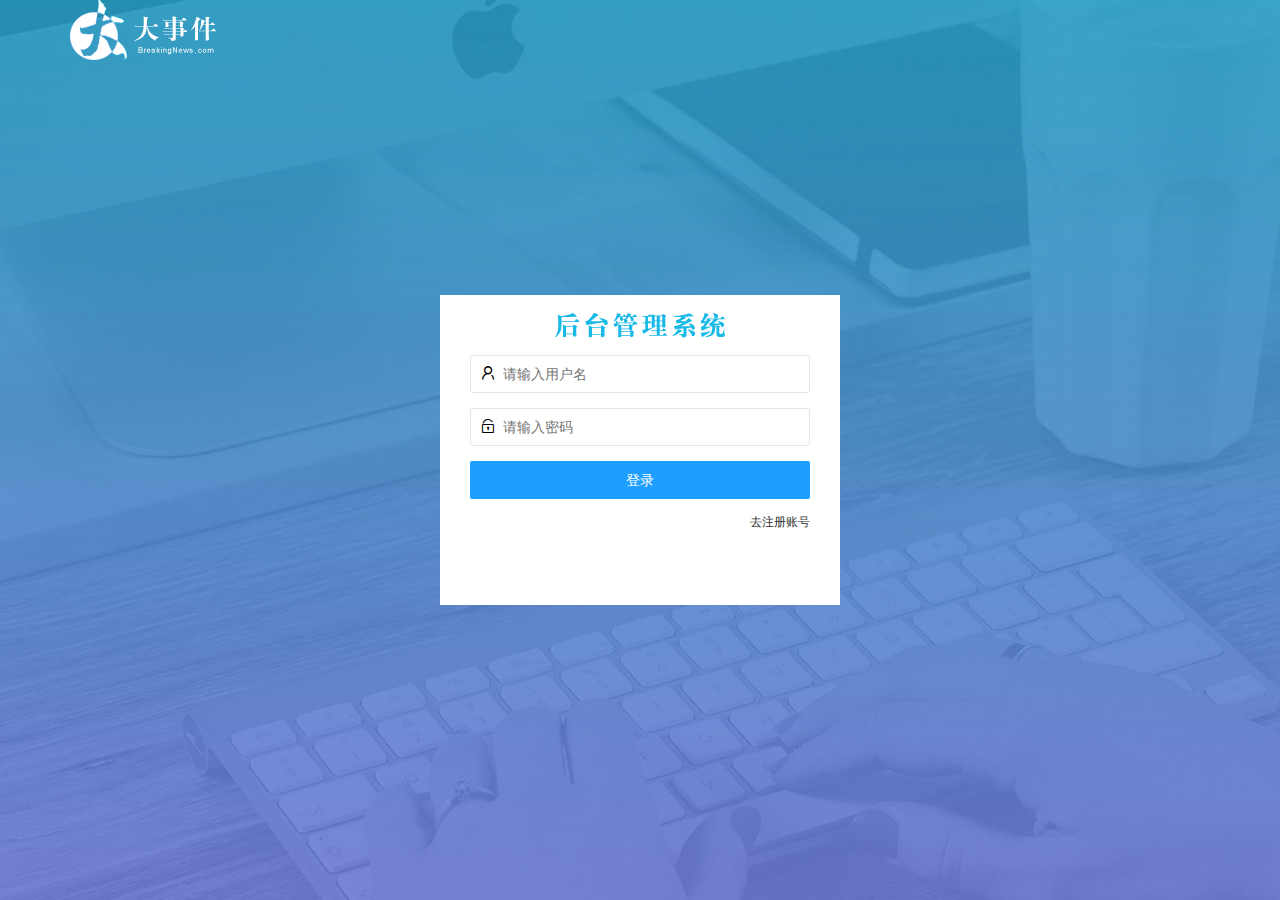
<file: login.html>
<!DOCTYPE html>
<html lang="en">

<head>
    <meta charset="UTF-8">
    <meta name="viewport" content="width=device-width, initial-scale=1.0">
    <title>大事件-登录/注册</title>
    <link rel="stylesheet" href="/assets/lib/layui/css/layui.css">
    <link rel="stylesheet" href="/assets/css/login.css">
</head>

<body>
    <!-- 头部的 logo 区域 -->
    <div class="layui-main">
        <img src="/assets/images/logo.png" alt="">
    </div>
    <div class="loginAndRegBox">
        <div class="title-box"></div>
        <!-- 登录的div -->
        <div class="login-box">
            <form class="layui-form" id="form-login">
                <!-- 用户名 -->
                <div class="layui-form-item">
                    <i class="layui-icon layui-icon-username"></i>
                    <input type="text" name="username" required lay-verify="required" placeholder="请输入用户名" autocomplete="off" class="layui-input" />
                </div>
                <!-- 密码 -->
                <div class="layui-form-item">
                    <i class="layui-icon layui-icon-password"></i>
                    <input type="password" name="password" required lay-verify="required" placeholder="请输入密码" autocomplete="off" class="layui-input" />
                </div>
                <!-- 登录按钮 -->
                <div class="layui-form-item">
                    <!-- 注意：表单提交按钮和普通按钮的区别，就是 lay-submit 属性 -->
                    <button class="layui-btn layui-btn-fluid layui-btn-normal" lay-submit>登录</button>
                </div>
                <div class="layui-form-item links">
                    <a href="javascript:;" id="link_reg">去注册账号</a>
                </div>
            </form>

        </div>
        <!-- 注册的div -->
        <div class="reg-box">
            <!-- 注册的表单 -->
            <form class="layui-form" id="form-reg">
                <!-- 用户名 -->
                <div class="layui-form-item">
                    <i class="layui-icon layui-icon-username"></i>
                    <input type="text" name="username" required lay-verify="required" placeholder="请输入用户名" autocomplete="off" class="layui-input" />
                </div>
                <!-- 密码 -->
                <div class="layui-form-item">
                    <i class="layui-icon layui-icon-password"></i>
                    <input type="password" name="password" required lay-verify="required|pwd" placeholder="请输入密码" autocomplete="off" class="layui-input" />
                </div>
                <!-- 密码确认框 -->
                <div class="layui-form-item">
                    <i class="layui-icon layui-icon-password"></i>
                    <input type="password" name="repassword" required lay-verify="required|pwd|repwd" placeholder="再次确认密码" autocomplete="off" class="layui-input" />
                </div>
                <!-- 注册按钮 -->
                <div class="layui-form-item">
                    <!-- 注意：表单提交按钮和普通按钮的区别，就是 lay-submit 属性 -->
                    <button class="layui-btn layui-btn-fluid layui-btn-normal" lay-submit>注册</button>
                </div>
                <div class="layui-form-item links">
                    <a href="javascript:;" id="link_login">去登录</a>
                </div>
            </form>

        </div>
    </div>
    <script src="/assets/lib/layui/layui.all.js"></script>
    <script src="/assets/lib/jquery.js"></script>
    <script src="/assets/js/baseAPI.js"></script>
    <script src="/assets/js/login.js"></script>
</body>

</html>
</file>
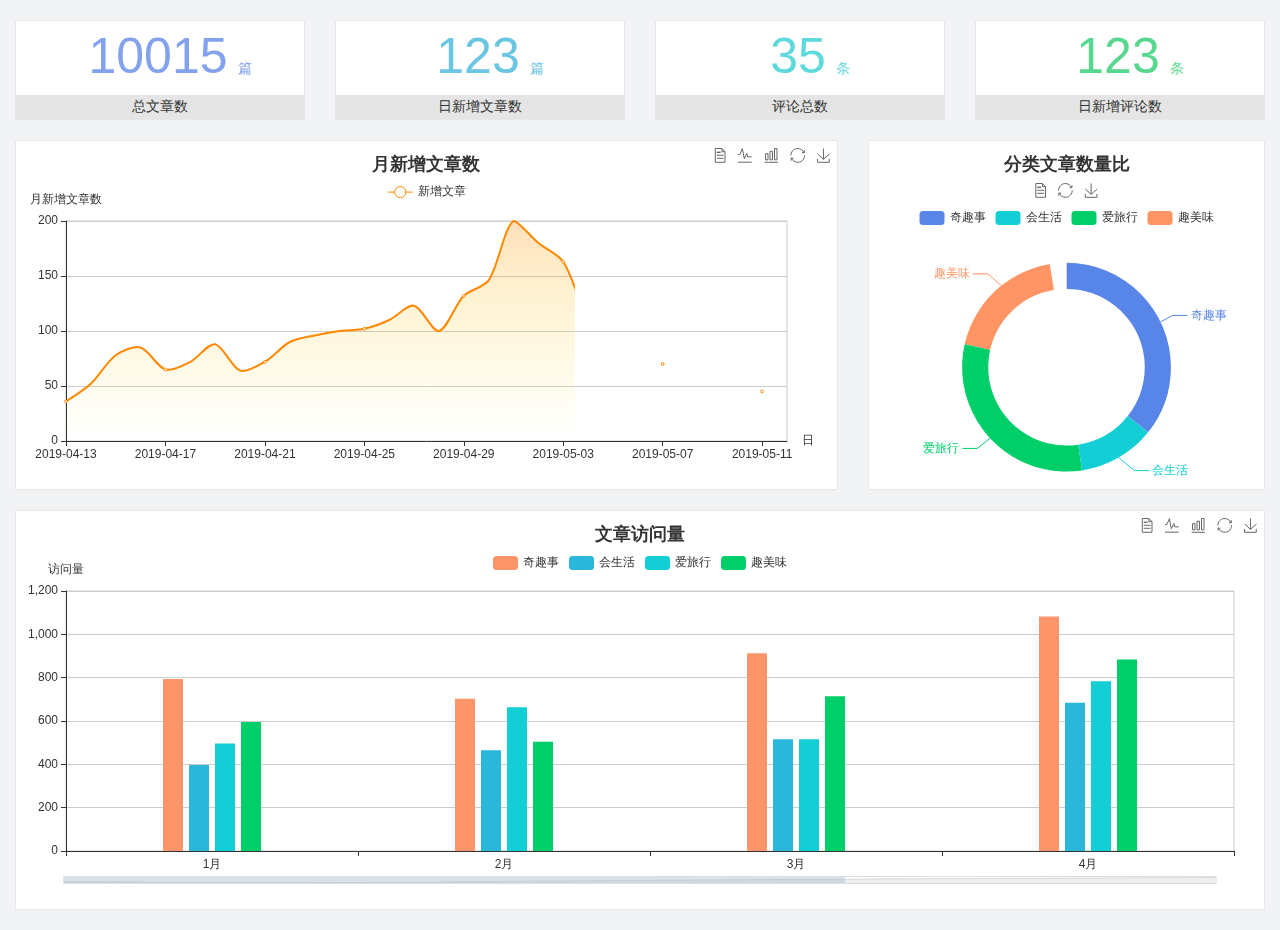
<file: home/dashboard.html>
<!DOCTYPE html>
<html lang="en">

<head>
  <meta charset="UTF-8">
  <meta name="viewport" content="width=device-width, initial-scale=1.0">
  <meta http-equiv="X-UA-Compatible" content="ie=edge">
  <title>图表统计</title>
  <link rel="stylesheet" href="../../assets/lib/bootstrap.css" />
  <link rel="stylesheet" href="../../assets/lib/main.css" />
  <script src="../../assets/lib/jquery.js"></script>
  <script type="text/javascript" src="../../assets/lib/echarts.min.js"></script>
</head>

<body>
  <div class="container-fluid">
    <div class="row spannel_list">
      <div class="col-sm-3 col-xs-6">
        <div class="spannel">
          <em>10015</em><span>篇</span>
          <b>总文章数</b>
        </div>
      </div>
      <div class="col-sm-3 col-xs-6">
        <div class="spannel scolor01">
          <em>123</em><span>篇</span>
          <b>日新增文章数</b>
        </div>
      </div>
      <div class="col-sm-3 col-xs-6">
        <div class="spannel scolor02">
          <em>35</em><span>条</span>
          <b>评论总数</b>
        </div>
      </div>
      <div class="col-sm-3 col-xs-6">
        <div class="spannel scolor03">
          <em>123</em><span>条</span>
          <b>日新增评论数</b>
        </div>
      </div>
    </div>
  </div>

  <div class="container-fluid">
    <div class="row curve-pie">
      <div class="col-lg-8 col-md-8">
        <div class="gragh_pannel" id="curve_show"></div>
      </div>
      <div class="col-lg-4 col-md-4">
        <div class="gragh_pannel" id="pie_show"></div>
      </div>
    </div>
  </div>

  <div class="container-fluid">
    <div class="column_pannel" id="column_show"></div>
  </div>

  <script>
    var oChart = echarts.init(document.getElementById('curve_show'));
    var aList_all = [
      { 'count': 36, 'date': '2019-04-13' },
      { 'count': 52, 'date': '2019-04-14' },
      { 'count': 78, 'date': '2019-04-15' },
      { 'count': 85, 'date': '2019-04-16' },
      { 'count': 65, 'date': '2019-04-17' },
      { 'count': 72, 'date': '2019-04-18' },
      { 'count': 88, 'date': '2019-04-19' },
      { 'count': 64, 'date': '2019-04-20' },
      { 'count': 72, 'date': '2019-04-21' },
      { 'count': 90, 'date': '2019-04-22' },
      { 'count': 96, 'date': '2019-04-23' },
      { 'count': 100, 'date': '2019-04-24' },
      { 'count': 102, 'date': '2019-04-25' },
      { 'count': 110, 'date': '2019-04-26' },
      { 'count': 123, 'date': '2019-04-27' },
      { 'count': 100, 'date': '2019-04-28' },
      { 'count': 132, 'date': '2019-04-29' },
      { 'count': 146, 'date': '2019-04-30' },
      { 'count': 200, 'date': '2019-05-01' },
      { 'count': 180, 'date': '2019-05-02' },
      { 'count': 163, 'date': '2019-05-03' },
      { 'count': 110, 'date': '2019-05-04' },
      { 'count': 80, 'date': '2019-05-05' },
      { 'count': 82, 'date': '2019-05-06' },
      { 'count': 70, 'date': '2019-05-07' },
      { 'count': 65, 'date': '2019-05-08' },
      { 'count': 54, 'date': '2019-05-09' },
      { 'count': 40, 'date': '2019-05-10' },
      { 'count': 45, 'date': '2019-05-11' },
      { 'count': 38, 'date': '2019-05-12' },
    ];

    let aCount = [];
    let aDate = [];

    for (var i = 0; i < aList_all.length; i++) {
      aCount.push(aList_all[i].count);
      aDate.push(aList_all[i].date);
    }

    var chartopt = {
      title: {
        text: '月新增文章数',
        left: 'center',
        top: '10'
      },
      tooltip: {
        trigger: 'axis'
      },
      legend: {
        data: ['新增文章'],
        top: '40'
      },
      toolbox: {
        show: true,
        feature: {
          mark: { show: true },
          dataView: { show: true, readOnly: false },
          magicType: { show: true, type: ['line', 'bar'] },
          restore: { show: true },
          saveAsImage: { show: true }
        }
      },
      calculable: true,
      xAxis: [
        {
          name: '日',
          type: 'category',
          boundaryGap: false,
          data: aDate
        }
      ],
      yAxis: [
        {
          name: '月新增文章数',
          type: 'value'
        }
      ],
      series: [
        {
          name: '新增文章',
          type: 'line',
          smooth: true,
          itemStyle: { normal: { areaStyle: { type: 'default' }, color: '#f80' }, lineStyle: { color: '#f80' } },
          data: aCount
        }],
      areaStyle: {
        normal: {
          color: new echarts.graphic.LinearGradient(0, 0, 0, 1, [{
            offset: 0,
            color: 'rgba(255,136,0,0.39)'
          }, {
            offset: .34,
            color: 'rgba(255,180,0,0.25)'
          }, {
            offset: 1,
            color: 'rgba(255,222,0,0.00)'
          }])

        }
      },
      grid: {
        show: true,
        x: 50,
        x2: 50,
        y: 80,
        height: 220
      }
    };

    oChart.setOption(chartopt);


    var oPie = echarts.init(document.getElementById('pie_show'));
    var oPieopt =
    {
      title: {
        top: 10,
        text: '分类文章数量比',
        x: 'center'
      },
      tooltip: {
        trigger: 'item',
        formatter: "{a} <br/>{b} : {c} ({d}%)"
      },
      color: ['#5885e8', '#13cfd5', '#00ce68', '#ff9565'],
      legend: {
        x: 'center',
        top: 65,
        data: ['奇趣事', '会生活', '爱旅行', '趣美味']
      },
      toolbox: {
        show: true,
        x: 'center',
        top: 35,
        feature: {
          mark: { show: true },
          dataView: { show: true, readOnly: false },
          magicType: {
            show: true,
            type: ['pie', 'funnel'],
            option: {
              funnel: {
                x: '25%',
                width: '50%',
                funnelAlign: 'left',
                max: 1548
              }
            }
          },
          restore: { show: true },
          saveAsImage: { show: true }
        }
      },
      calculable: true,
      series: [
        {
          name: '访问来源',
          type: 'pie',
          radius: ['45%', '60%'],
          center: ['50%', '65%'],
          data: [
            { value: 300, name: '奇趣事' },
            { value: 100, name: '会生活' },
            { value: 260, name: '爱旅行' },
            { value: 180, name: '趣美味' }
          ]
        }
      ]
    };
    oPie.setOption(oPieopt);



    var oColumn = this.echarts.init(document.getElementById('column_show'));
    var oColumnopt =
    {
      title: {
        text: '文章访问量',
        left: 'center',
        top: '10'
      },
      tooltip: {
        trigger: 'axis'
      },
      legend: {
        data: ['奇趣事', '会生活', '爱旅行', '趣美味'],
        top: '40'
      },
      toolbox: {
        show: true,
        feature: {
          mark: { show: true },
          dataView: { show: true, readOnly: false },
          magicType: { show: true, type: ['line', 'bar'] },
          restore: { show: true },
          saveAsImage: { show: true }
        }
      },
      calculable: true,
      xAxis: [
        {
          type: 'category',
          data: ['1月', '2月', '3月', '4月', '5月']
        }
      ],
      yAxis: [
        {
          name: '访问量',
          type: 'value'
        }
      ],
      series: [
        {
          name: '奇趣事',
          type: 'bar',
          barWidth: 20,
          itemStyle: {
            normal: { areaStyle: { type: 'default' }, color: '#fd956a' }
          },
          data: [800, 708, 920, 1090, 1200]
        },
        {
          name: '会生活',
          type: 'bar',
          barWidth: 20,
          itemStyle: {
            normal: { areaStyle: { type: 'default' }, color: '#2bb6db' }
          },
          data: [400, 468, 520, 690, 800]
        },
        {
          name: '爱旅行',
          type: 'bar',
          barWidth: 20,
          itemStyle: {
            normal: { areaStyle: { type: 'default' }, color: '#13cfd5' }
          },
          data: [500, 668, 520, 790, 900]
        },
        {
          name: '趣美味',
          type: 'bar',
          barWidth: 20,
          itemStyle: {
            normal: { areaStyle: { type: 'default' }, color: '#00ce68' }
          },
          data: [600, 508, 720, 890, 1000]
        }
      ],
      grid: {
        show: true,
        x: 50,
        x2: 30,
        y: 80,
        height: 260
      },
      dataZoom: [//给x轴设置滚动条
        {
          start: 0,//默认为0
          end: 100 - 1000 / 31,//默认为100
          type: 'slider',
          show: true,
          xAxisIndex: [0],
          handleSize: 0,//滑动条的 左右2个滑动条的大小
          height: 8,//组件高度
          left: 45, //左边的距离
          right: 50,//右边的距离
          bottom: 26,//右边的距离
          handleColor: '#ddd',//h滑动图标的颜色
          handleStyle: {
            borderColor: "#cacaca",
            borderWidth: "1",
            shadowBlur: 2,
            background: "#ddd",
            shadowColor: "#ddd",
          }
        }]
    };
    oColumn.setOption(oColumnopt);
  </script>
</body>

</html>
</file>
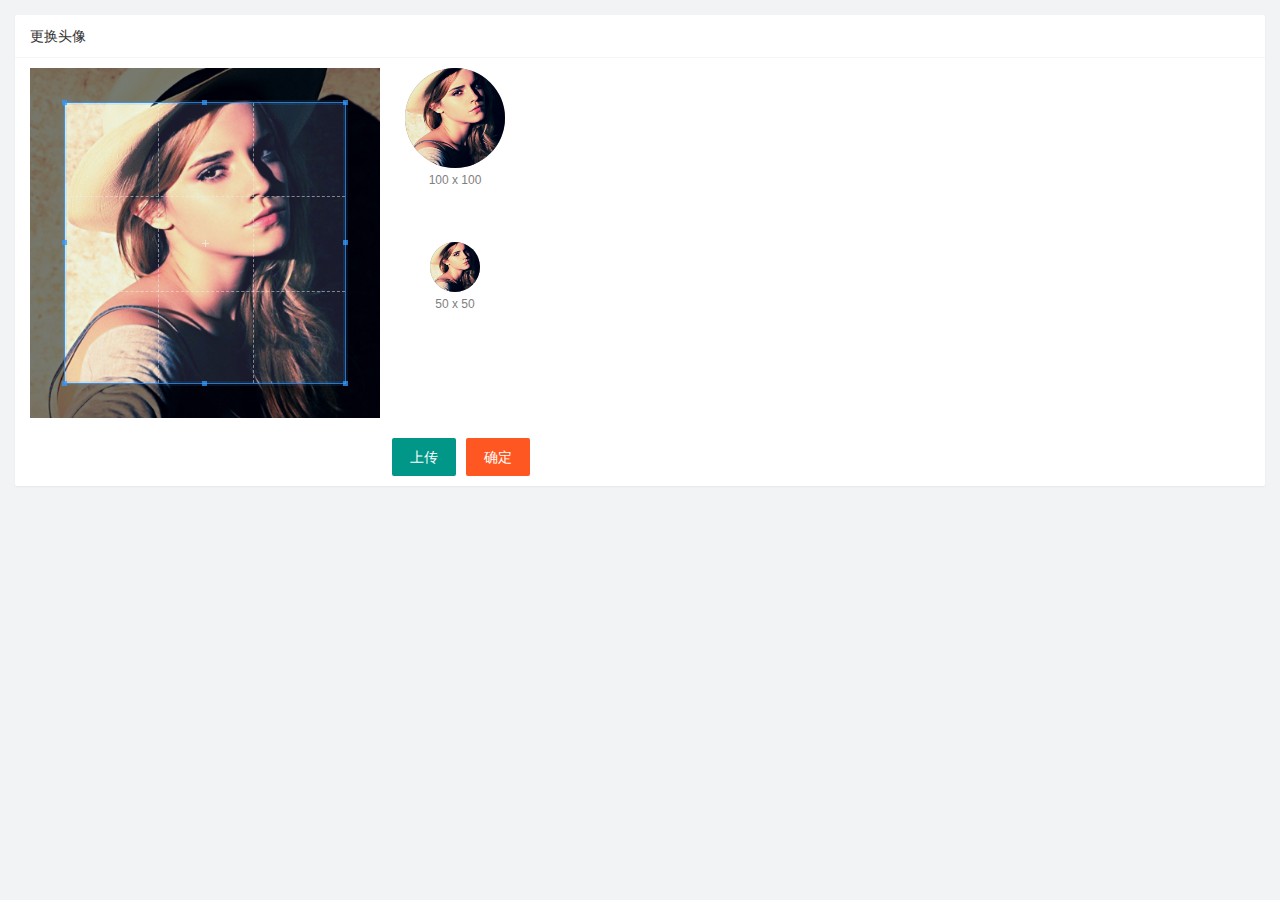
<file: user/user_avatar.html>
<!DOCTYPE html>
<html lang="en">

<head>
    <meta charset="UTF-8">
    <meta name="viewport" content="width=device-width, initial-scale=1.0">
    <title>Document</title>
    <link rel="stylesheet" href="/assets/lib/layui/css/layui.css">
    <link rel="stylesheet" href="/assets/lib/cropper/cropper.css" />
    <link rel="stylesheet" href="/assets/css/user/user_avatar.css" />
</head>

<body>
    <div class="layui-card">
        <div class="layui-card-header">更换头像</div>
        <div class="layui-card-body">
            <!-- 第一行的图片裁剪和预览区域 -->
            <div class="row1">
                <!-- 图片裁剪区域 -->
                <div class="cropper-box">
                    <!-- 这个 img 标签很重要，将来会把它初始化为裁剪区域 -->
                    <img id="image" src="/assets/images/sample.jpg" />
                </div>
                <!-- 图片的预览区域 -->
                <div class="preview-box">
                    <div>
                        <!-- 宽高为 100px 的预览区域 -->
                        <div class="img-preview w100"></div>
                        <p class="size">100 x 100</p>
                    </div>
                    <div>
                        <!-- 宽高为 50px 的预览区域 -->
                        <div class="img-preview w50"></div>
                        <p class="size">50 x 50</p>
                    </div>
                </div>
            </div>

            <!-- 第二行的按钮区域 -->
            <div class="row2">
                <!-- 通过 accept 属性，可以指定，允许用户选择什么类型的文件 -->
                <input type="file" id="file" accept="image/png,image/jpeg" />
                <button type="button" class="layui-btn" id="btnChooseImage">上传</button>
                <button type="button" class="layui-btn layui-btn-danger" id="btnUpload">确定</button>
            </div>
        </div>
    </div>
    <script src="/assets/lib/layui/layui.all.js"></script>
    <script src="/assets/lib/jquery.js"></script>
    <script src="/assets/lib/cropper/Cropper.js"></script>
    <script src="/assets/lib/cropper/jquery-cropper.js"></script>
    <script src="/assets/js/baseAPI.js"></script>
    <script src="/assets/js/user/user_avatar.js"></script>
</body>

</html>
</file>
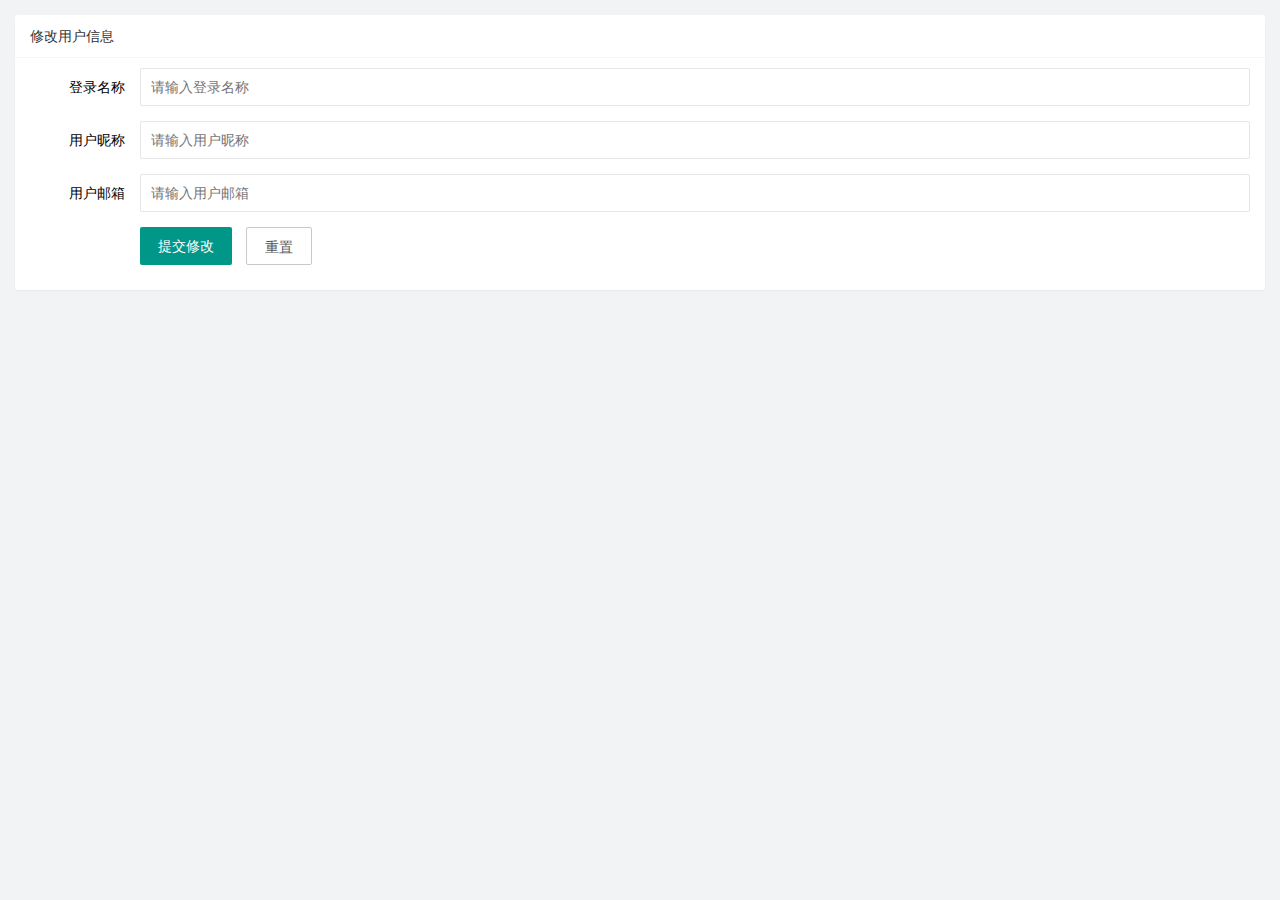
<file: user/user_info.html>
<!DOCTYPE html>
<html lang="en">

<head>
    <meta charset="UTF-8">
    <meta name="viewport" content="width=device-width, initial-scale=1.0">
    <title>Document</title>
    <link rel="stylesheet" href="/assets/lib/layui/css/layui.css">
    <link rel="stylesheet" href="/assets/css/user/user_info.css">

</head>

<body>
    <div class="layui-card">
        <div class="layui-card-header">修改用户信息</div>
        <div class="layui-card-body">
            <form class="layui-form" action="" lay-filter="formUserInfo">
                <input type="hidden" name="id" value="" />
                <div class="layui-form-item">
                    <label class="layui-form-label">登录名称</label>
                    <div class="layui-input-block">
                        <input type="text" name="username" required lay-verify="required" placeholder="请输入登录名称" autocomplete="off" class="layui-input">
                    </div>
                </div>
                <div class="layui-form-item">
                    <label class="layui-form-label">用户昵称</label>
                    <div class="layui-input-block">
                        <input type="text" name="nickname" required lay-verify="required" placeholder="请输入用户昵称" autocomplete="off" class="layui-input">
                    </div>
                </div>
                <div class="layui-form-item">
                    <label class="layui-form-label">用户邮箱</label>
                    <div class="layui-input-block">
                        <input type="text" name="email" required lay-verify="required|email" placeholder="请输入用户邮箱" autocomplete="off" class="layui-input">
                    </div>
                </div>
                <div class="layui-form-item">
                    <div class="layui-input-block">
                        <button class="layui-btn" lay-submit lay-filter="formDemo">提交修改</button>
                        <button type="reset" class="layui-btn layui-btn-primary" id="btnReset">重置</button>
                    </div>
                </div>
            </form>
        </div>
    </div>
    <script src="/assets/lib/layui/layui.all.js"></script>
    <script src="/assets/lib/jquery.js"></script>
    <script src="/assets/js/baseAPI.js"></script>
    <script src="/assets/js/user/user_info.js"></script>
</body>

</html>
</file>
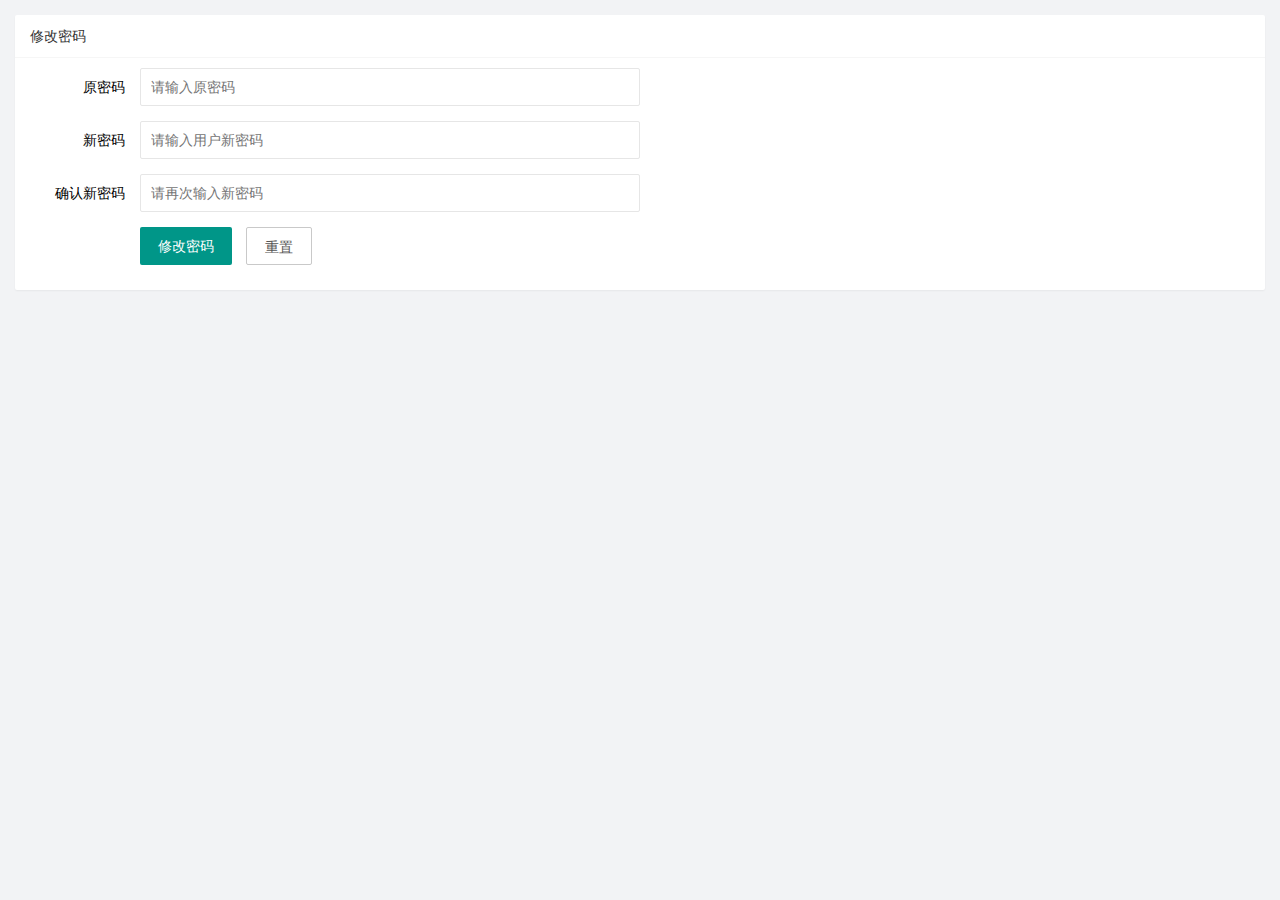
<file: user/user_pwd.html>
<!DOCTYPE html>
<html lang="en">

<head>
    <meta charset="UTF-8">
    <meta name="viewport" content="width=device-width, initial-scale=1.0">
    <title>Document</title>
    <link rel="stylesheet" href="/assets/lib/layui/css/layui.css">
    <link rel="stylesheet" href="/assets/css/user/user_pwd.css">
</head>

<body>
    <div class="layui-card">
        <div class="layui-card-header">修改密码</div>
        <div class="layui-card-body">
            <form class="layui-form" action="" lay-filter="formUserInfo">
                <input type="hidden" name="id" value="" />
                <div class="layui-form-item">
                    <label class="layui-form-label">原密码</label>
                    <div class="layui-input-block">
                        <input type="password" name="oldPwd" required lay-verify="required|pwd" placeholder="请输入原密码" autocomplete="off" class="layui-input">
                    </div>
                </div>
                <div class="layui-form-item">
                    <label class="layui-form-label">新密码</label>
                    <div class="layui-input-block">
                        <input type="password" name="newPwd" required lay-verify="required|pwd|samePwd" placeholder="请输入用户新密码" autocomplete="off" class="layui-input">
                    </div>
                </div>
                <div class="layui-form-item">
                    <label class="layui-form-label">确认新密码</label>
                    <div class="layui-input-block">
                        <input type="password" name="rePwd" required lay-verify="required|pwd|rePwd" placeholder="请再次输入新密码" autocomplete="off" class="layui-input">
                    </div>
                </div>
                <div class="layui-form-item">
                    <div class="layui-input-block">
                        <button class="layui-btn" lay-submit lay-filter="formDemo">修改密码</button>
                        <button type="reset" class="layui-btn layui-btn-primary" id="btnReset">重置</button>
                    </div>
                </div>
            </form>
        </div>
    </div>
    <script src="/assets/lib/layui/layui.all.js"></script>
    <script src="/assets/lib/jquery.js"></script>
    <script src="/assets/js/baseAPI.js"></script>
    <script src="/assets/js/user/user_pwd.js"></script>
</body>

</html>
</file>
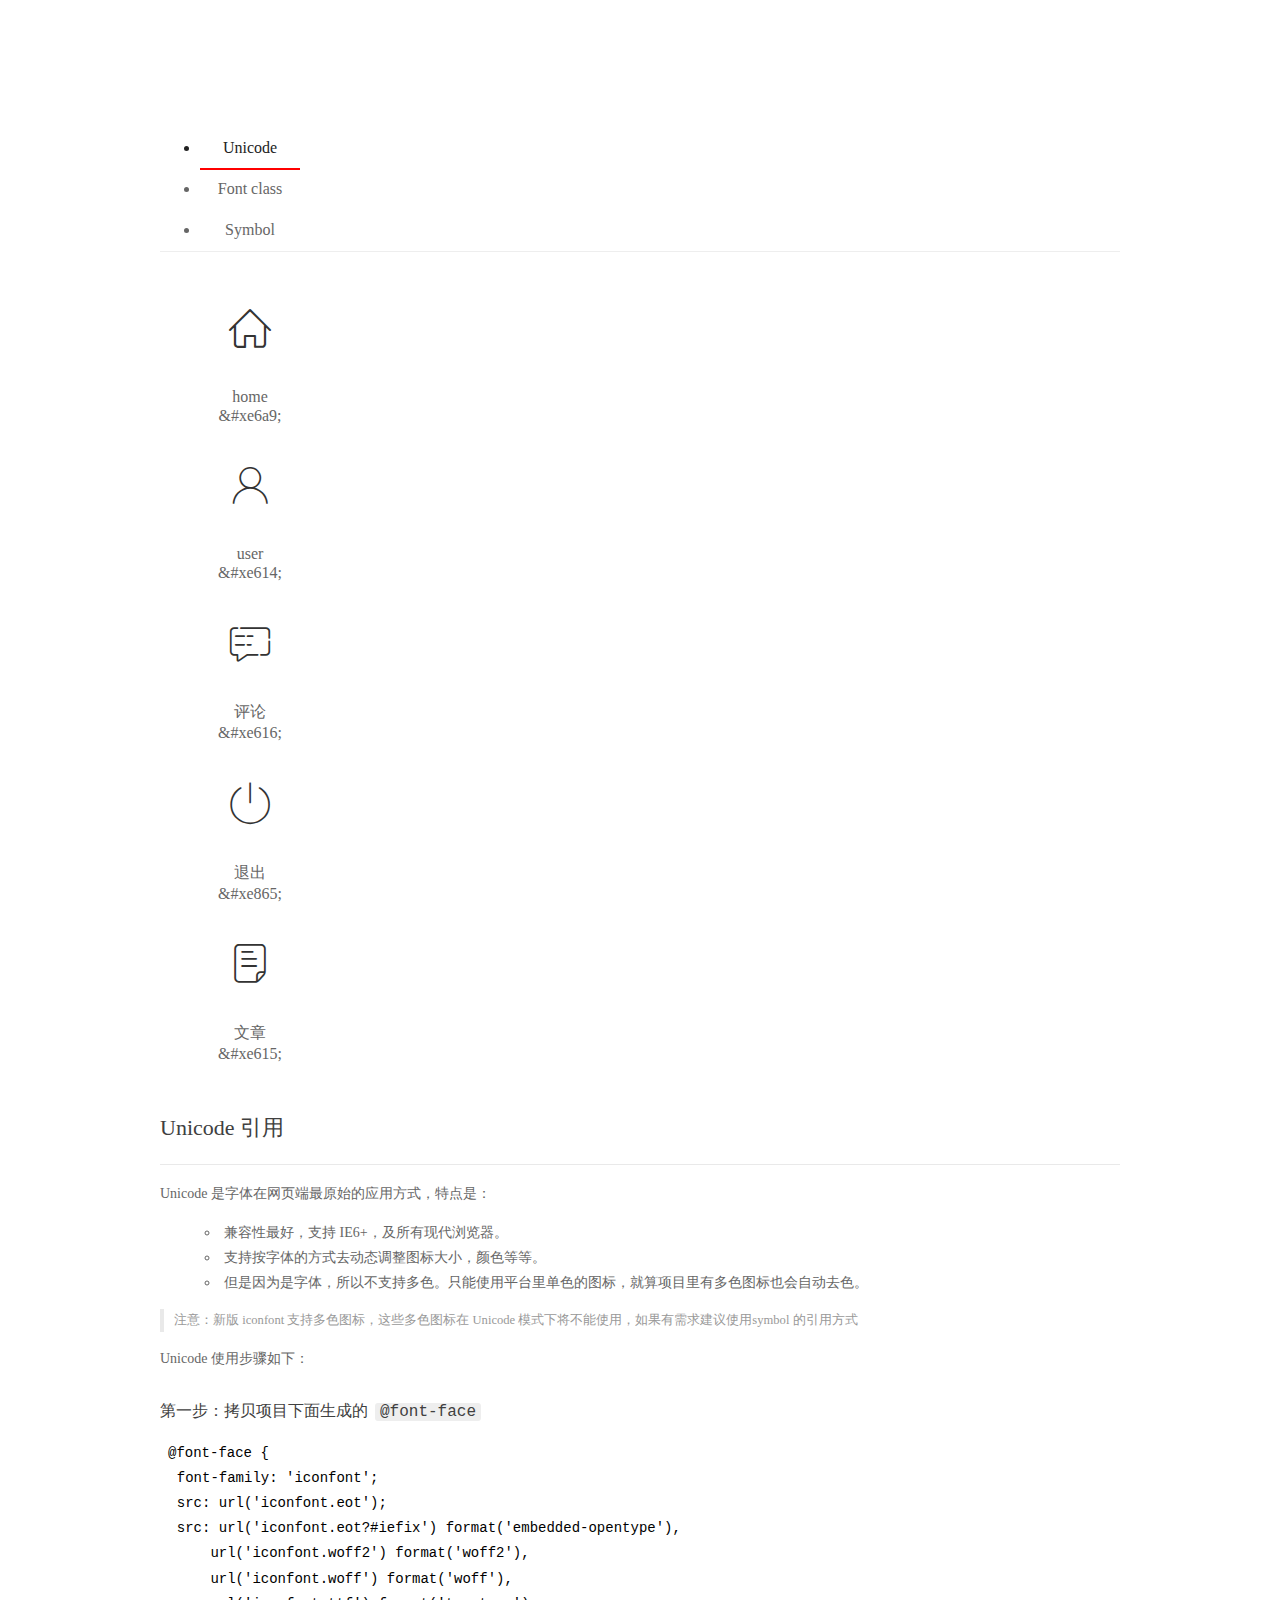
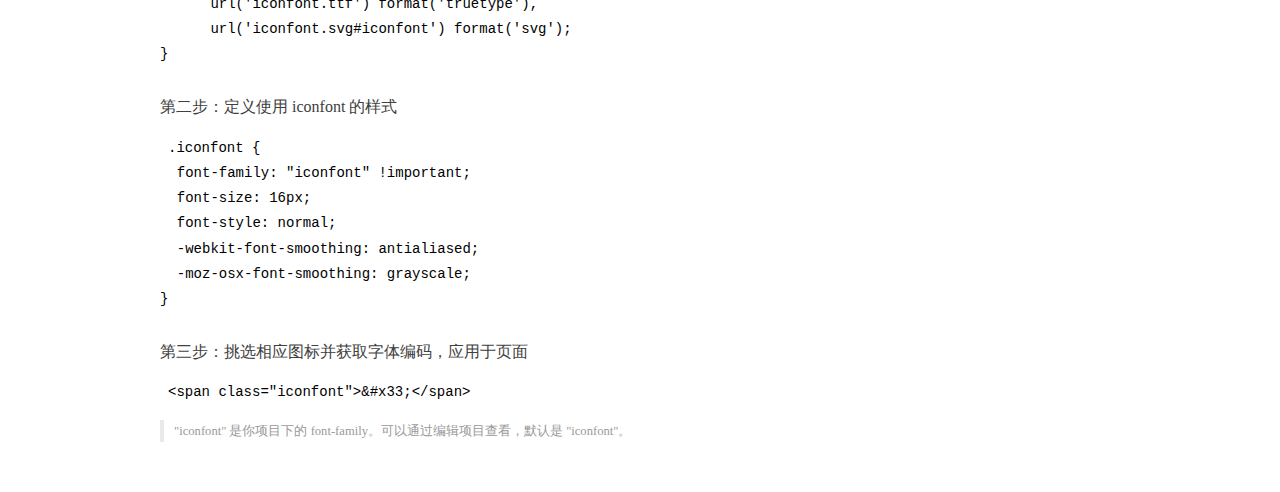
<file: assets/fonts/demo_index.html>
<!DOCTYPE html>
<html>
<head>
  <meta charset="utf-8"/>
  <title>IconFont Demo</title>
  <link rel="shortcut icon" href="https://gtms04.alicdn.com/tps/i4/TB1_oz6GVXXXXaFXpXXJDFnIXXX-64-64.ico" type="image/x-icon"/>
  <link rel="stylesheet" href="https://g.alicdn.com/thx/cube/1.3.2/cube.min.css">
  <link rel="stylesheet" href="demo.css">
  <link rel="stylesheet" href="iconfont.css">
  <script src="iconfont.js"></script>
  <!-- jQuery -->
  <script src="https://a1.alicdn.com/oss/uploads/2018/12/26/7bfddb60-08e8-11e9-9b04-53e73bb6408b.js"></script>
  <!-- 代码高亮 -->
  <script src="https://a1.alicdn.com/oss/uploads/2018/12/26/a3f714d0-08e6-11e9-8a15-ebf944d7534c.js"></script>
</head>
<body>
  <div class="main">
    <h1 class="logo"><a href="https://www.iconfont.cn/" title="iconfont 首页" target="_blank">&#xe86b;</a></h1>
    <div class="nav-tabs">
      <ul id="tabs" class="dib-box">
        <li class="dib active"><span>Unicode</span></li>
        <li class="dib"><span>Font class</span></li>
        <li class="dib"><span>Symbol</span></li>
      </ul>
      
    </div>
    <div class="tab-container">
      <div class="content unicode" style="display: block;">
          <ul class="icon_lists dib-box">
          
            <li class="dib">
              <span class="icon iconfont">&#xe6a9;</span>
                <div class="name">home</div>
                <div class="code-name">&amp;#xe6a9;</div>
              </li>
          
            <li class="dib">
              <span class="icon iconfont">&#xe614;</span>
                <div class="name">user</div>
                <div class="code-name">&amp;#xe614;</div>
              </li>
          
            <li class="dib">
              <span class="icon iconfont">&#xe616;</span>
                <div class="name">评论</div>
                <div class="code-name">&amp;#xe616;</div>
              </li>
          
            <li class="dib">
              <span class="icon iconfont">&#xe865;</span>
                <div class="name">退出</div>
                <div class="code-name">&amp;#xe865;</div>
              </li>
          
            <li class="dib">
              <span class="icon iconfont">&#xe615;</span>
                <div class="name">文章</div>
                <div class="code-name">&amp;#xe615;</div>
              </li>
          
          </ul>
          <div class="article markdown">
          <h2 id="unicode-">Unicode 引用</h2>
          <hr>

          <p>Unicode 是字体在网页端最原始的应用方式，特点是：</p>
          <ul>
            <li>兼容性最好，支持 IE6+，及所有现代浏览器。</li>
            <li>支持按字体的方式去动态调整图标大小，颜色等等。</li>
            <li>但是因为是字体，所以不支持多色。只能使用平台里单色的图标，就算项目里有多色图标也会自动去色。</li>
          </ul>
          <blockquote>
            <p>注意：新版 iconfont 支持多色图标，这些多色图标在 Unicode 模式下将不能使用，如果有需求建议使用symbol 的引用方式</p>
          </blockquote>
          <p>Unicode 使用步骤如下：</p>
          <h3 id="-font-face">第一步：拷贝项目下面生成的 <code>@font-face</code></h3>
<pre><code class="language-css"
>@font-face {
  font-family: 'iconfont';
  src: url('iconfont.eot');
  src: url('iconfont.eot?#iefix') format('embedded-opentype'),
      url('iconfont.woff2') format('woff2'),
      url('iconfont.woff') format('woff'),
      url('iconfont.ttf') format('truetype'),
      url('iconfont.svg#iconfont') format('svg');
}
</code></pre>
          <h3 id="-iconfont-">第二步：定义使用 iconfont 的样式</h3>
<pre><code class="language-css"
>.iconfont {
  font-family: "iconfont" !important;
  font-size: 16px;
  font-style: normal;
  -webkit-font-smoothing: antialiased;
  -moz-osx-font-smoothing: grayscale;
}
</code></pre>
          <h3 id="-">第三步：挑选相应图标并获取字体编码，应用于页面</h3>
<pre>
<code class="language-html"
>&lt;span class="iconfont"&gt;&amp;#x33;&lt;/span&gt;
</code></pre>
          <blockquote>
            <p>"iconfont" 是你项目下的 font-family。可以通过编辑项目查看，默认是 "iconfont"。</p>
          </blockquote>
          </div>
      </div>
      <div class="content font-class">
        <ul class="icon_lists dib-box">
          
          <li class="dib">
            <span class="icon iconfont icon-home"></span>
            <div class="name">
              home
            </div>
            <div class="code-name">.icon-home
            </div>
          </li>
          
          <li class="dib">
            <span class="icon iconfont icon-user"></span>
            <div class="name">
              user
            </div>
            <div class="code-name">.icon-user
            </div>
          </li>
          
          <li class="dib">
            <span class="icon iconfont icon-pinglun"></span>
            <div class="name">
              评论
            </div>
            <div class="code-name">.icon-pinglun
            </div>
          </li>
          
          <li class="dib">
            <span class="icon iconfont icon-tuichu"></span>
            <div class="name">
              退出
            </div>
            <div class="code-name">.icon-tuichu
            </div>
          </li>
          
          <li class="dib">
            <span class="icon iconfont icon-16"></span>
            <div class="name">
              文章
            </div>
            <div class="code-name">.icon-16
            </div>
          </li>
          
        </ul>
        <div class="article markdown">
        <h2 id="font-class-">font-class 引用</h2>
        <hr>

        <p>font-class 是 Unicode 使用方式的一种变种，主要是解决 Unicode 书写不直观，语意不明确的问题。</p>
        <p>与 Unicode 使用方式相比，具有如下特点：</p>
        <ul>
          <li>兼容性良好，支持 IE8+，及所有现代浏览器。</li>
          <li>相比于 Unicode 语意明确，书写更直观。可以很容易分辨这个 icon 是什么。</li>
          <li>因为使用 class 来定义图标，所以当要替换图标时，只需要修改 class 里面的 Unicode 引用。</li>
          <li>不过因为本质上还是使用的字体，所以多色图标还是不支持的。</li>
        </ul>
        <p>使用步骤如下：</p>
        <h3 id="-fontclass-">第一步：引入项目下面生成的 fontclass 代码：</h3>
<pre><code class="language-html">&lt;link rel="stylesheet" href="./iconfont.css"&gt;
</code></pre>
        <h3 id="-">第二步：挑选相应图标并获取类名，应用于页面：</h3>
<pre><code class="language-html">&lt;span class="iconfont icon-xxx"&gt;&lt;/span&gt;
</code></pre>
        <blockquote>
          <p>"
            iconfont" 是你项目下的 font-family。可以通过编辑项目查看，默认是 "iconfont"。</p>
        </blockquote>
      </div>
      </div>
      <div class="content symbol">
          <ul class="icon_lists dib-box">
          
            <li class="dib">
                <svg class="icon svg-icon" aria-hidden="true">
                  <use xlink:href="#icon-home"></use>
                </svg>
                <div class="name">home</div>
                <div class="code-name">#icon-home</div>
            </li>
          
            <li class="dib">
                <svg class="icon svg-icon" aria-hidden="true">
                  <use xlink:href="#icon-user"></use>
                </svg>
                <div class="name">user</div>
                <div class="code-name">#icon-user</div>
            </li>
          
            <li class="dib">
                <svg class="icon svg-icon" aria-hidden="true">
                  <use xlink:href="#icon-pinglun"></use>
                </svg>
                <div class="name">评论</div>
                <div class="code-name">#icon-pinglun</div>
            </li>
          
            <li class="dib">
                <svg class="icon svg-icon" aria-hidden="true">
                  <use xlink:href="#icon-tuichu"></use>
                </svg>
                <div class="name">退出</div>
                <div class="code-name">#icon-tuichu</div>
            </li>
          
            <li class="dib">
                <svg class="icon svg-icon" aria-hidden="true">
                  <use xlink:href="#icon-16"></use>
                </svg>
                <div class="name">文章</div>
                <div class="code-name">#icon-16</div>
            </li>
          
          </ul>
          <div class="article markdown">
          <h2 id="symbol-">Symbol 引用</h2>
          <hr>

          <p>这是一种全新的使用方式，应该说这才是未来的主流，也是平台目前推荐的用法。相关介绍可以参考这篇<a href="">文章</a>
            这种用法其实是做了一个 SVG 的集合，与另外两种相比具有如下特点：</p>
          <ul>
            <li>支持多色图标了，不再受单色限制。</li>
            <li>通过一些技巧，支持像字体那样，通过 <code>font-size</code>, <code>color</code> 来调整样式。</li>
            <li>兼容性较差，支持 IE9+，及现代浏览器。</li>
            <li>浏览器渲染 SVG 的性能一般，还不如 png。</li>
          </ul>
          <p>使用步骤如下：</p>
          <h3 id="-symbol-">第一步：引入项目下面生成的 symbol 代码：</h3>
<pre><code class="language-html">&lt;script src="./iconfont.js"&gt;&lt;/script&gt;
</code></pre>
          <h3 id="-css-">第二步：加入通用 CSS 代码（引入一次就行）：</h3>
<pre><code class="language-html">&lt;style&gt;
.icon {
  width: 1em;
  height: 1em;
  vertical-align: -0.15em;
  fill: currentColor;
  overflow: hidden;
}
&lt;/style&gt;
</code></pre>
          <h3 id="-">第三步：挑选相应图标并获取类名，应用于页面：</h3>
<pre><code class="language-html">&lt;svg class="icon" aria-hidden="true"&gt;
  &lt;use xlink:href="#icon-xxx"&gt;&lt;/use&gt;
&lt;/svg&gt;
</code></pre>
          </div>
      </div>

    </div>
  </div>
  <script>
  $(document).ready(function () {
      $('.tab-container .content:first').show()

      $('#tabs li').click(function (e) {
        var tabContent = $('.tab-container .content')
        var index = $(this).index()

        if ($(this).hasClass('active')) {
          return
        } else {
          $('#tabs li').removeClass('active')
          $(this).addClass('active')

          tabContent.hide().eq(index).fadeIn()
        }
      })
    })
  </script>
</body>
</html>
</file>
<file: assets/lib/layui/css/layui.css>
/** layui-v2.5.5 MIT License By https://www.layui.com */
 .layui-inline,img{display:inline-block;vertical-align:middle}h1,h2,h3,h4,h5,h6{font-weight:400}.layui-edge,.layui-header,.layui-inline,.layui-main{position:relative}.layui-body,.layui-edge,.layui-elip{overflow:hidden}.layui-btn,.layui-edge,.layui-inline,img{vertical-align:middle}.layui-btn,.layui-disabled,.layui-icon,.layui-unselect{-moz-user-select:none;-webkit-user-select:none;-ms-user-select:none}.layui-elip,.layui-form-checkbox span,.layui-form-pane .layui-form-label{text-overflow:ellipsis;white-space:nowrap}.layui-breadcrumb,.layui-tree-btnGroup{visibility:hidden}blockquote,body,button,dd,div,dl,dt,form,h1,h2,h3,h4,h5,h6,input,li,ol,p,pre,td,textarea,th,ul{margin:0;padding:0;-webkit-tap-highlight-color:rgba(0,0,0,0)}a:active,a:hover{outline:0}img{border:none}li{list-style:none}table{border-collapse:collapse;border-spacing:0}h4,h5,h6{font-size:100%}button,input,optgroup,option,select,textarea{font-family:inherit;font-size:inherit;font-style:inherit;font-weight:inherit;outline:0}pre{white-space:pre-wrap;white-space:-moz-pre-wrap;white-space:-pre-wrap;white-space:-o-pre-wrap;word-wrap:break-word}body{line-height:24px;font:14px Helvetica Neue,Helvetica,PingFang SC,Tahoma,Arial,sans-serif}hr{height:1px;margin:10px 0;border:0;clear:both}a{color:#333;text-decoration:none}a:hover{color:#777}a cite{font-style:normal;*cursor:pointer}.layui-border-box,.layui-border-box *{box-sizing:border-box}.layui-box,.layui-box *{box-sizing:content-box}.layui-clear{clear:both;*zoom:1}.layui-clear:after{content:'\20';clear:both;*zoom:1;display:block;height:0}.layui-inline{*display:inline;*zoom:1}.layui-edge{display:inline-block;width:0;height:0;border-width:6px;border-style:dashed;border-color:transparent}.layui-edge-top{top:-4px;border-bottom-color:#999;border-bottom-style:solid}.layui-edge-right{border-left-color:#999;border-left-style:solid}.layui-edge-bottom{top:2px;border-top-color:#999;border-top-style:solid}.layui-edge-left{border-right-color:#999;border-right-style:solid}.layui-disabled,.layui-disabled:hover{color:#d2d2d2!important;cursor:not-allowed!important}.layui-circle{border-radius:100%}.layui-show{display:block!important}.layui-hide{display:none!important}@font-face{font-family:layui-icon;src:url(../font/iconfont.eot?v=250);src:url(../font/iconfont.eot?v=250#iefix) format('embedded-opentype'),url(../font/iconfont.woff2?v=250) format('woff2'),url(../font/iconfont.woff?v=250) format('woff'),url(../font/iconfont.ttf?v=250) format('truetype'),url(../font/iconfont.svg?v=250#layui-icon) format('svg')}.layui-icon{font-family:layui-icon!important;font-size:16px;font-style:normal;-webkit-font-smoothing:antialiased;-moz-osx-font-smoothing:grayscale}.layui-icon-reply-fill:before{content:"\e611"}.layui-icon-set-fill:before{content:"\e614"}.layui-icon-menu-fill:before{content:"\e60f"}.layui-icon-search:before{content:"\e615"}.layui-icon-share:before{content:"\e641"}.layui-icon-set-sm:before{content:"\e620"}.layui-icon-engine:before{content:"\e628"}.layui-icon-close:before{content:"\1006"}.layui-icon-close-fill:before{content:"\1007"}.layui-icon-chart-screen:before{content:"\e629"}.layui-icon-star:before{content:"\e600"}.layui-icon-circle-dot:before{content:"\e617"}.layui-icon-chat:before{content:"\e606"}.layui-icon-release:before{content:"\e609"}.layui-icon-list:before{content:"\e60a"}.layui-icon-chart:before{content:"\e62c"}.layui-icon-ok-circle:before{content:"\1005"}.layui-icon-layim-theme:before{content:"\e61b"}.layui-icon-table:before{content:"\e62d"}.layui-icon-right:before{content:"\e602"}.layui-icon-left:before{content:"\e603"}.layui-icon-cart-simple:before{content:"\e698"}.layui-icon-face-cry:before{content:"\e69c"}.layui-icon-face-smile:before{content:"\e6af"}.layui-icon-survey:before{content:"\e6b2"}.layui-icon-tree:before{content:"\e62e"}.layui-icon-upload-circle:before{content:"\e62f"}.layui-icon-add-circle:before{content:"\e61f"}.layui-icon-download-circle:before{content:"\e601"}.layui-icon-templeate-1:before{content:"\e630"}.layui-icon-util:before{content:"\e631"}.layui-icon-face-surprised:before{content:"\e664"}.layui-icon-edit:before{content:"\e642"}.layui-icon-speaker:before{content:"\e645"}.layui-icon-down:before{content:"\e61a"}.layui-icon-file:before{content:"\e621"}.layui-icon-layouts:before{content:"\e632"}.layui-icon-rate-half:before{content:"\e6c9"}.layui-icon-add-circle-fine:before{content:"\e608"}.layui-icon-prev-circle:before{content:"\e633"}.layui-icon-read:before{content:"\e705"}.layui-icon-404:before{content:"\e61c"}.layui-icon-carousel:before{content:"\e634"}.layui-icon-help:before{content:"\e607"}.layui-icon-code-circle:before{content:"\e635"}.layui-icon-water:before{content:"\e636"}.layui-icon-username:before{content:"\e66f"}.layui-icon-find-fill:before{content:"\e670"}.layui-icon-about:before{content:"\e60b"}.layui-icon-location:before{content:"\e715"}.layui-icon-up:before{content:"\e619"}.layui-icon-pause:before{content:"\e651"}.layui-icon-date:before{content:"\e637"}.layui-icon-layim-uploadfile:before{content:"\e61d"}.layui-icon-delete:before{content:"\e640"}.layui-icon-play:before{content:"\e652"}.layui-icon-top:before{content:"\e604"}.layui-icon-friends:before{content:"\e612"}.layui-icon-refresh-3:before{content:"\e9aa"}.layui-icon-ok:before{content:"\e605"}.layui-icon-layer:before{content:"\e638"}.layui-icon-face-smile-fine:before{content:"\e60c"}.layui-icon-dollar:before{content:"\e659"}.layui-icon-group:before{content:"\e613"}.layui-icon-layim-download:before{content:"\e61e"}.layui-icon-picture-fine:before{content:"\e60d"}.layui-icon-link:before{content:"\e64c"}.layui-icon-diamond:before{content:"\e735"}.layui-icon-log:before{content:"\e60e"}.layui-icon-rate-solid:before{content:"\e67a"}.layui-icon-fonts-del:before{content:"\e64f"}.layui-icon-unlink:before{content:"\e64d"}.layui-icon-fonts-clear:before{content:"\e639"}.layui-icon-triangle-r:before{content:"\e623"}.layui-icon-circle:before{content:"\e63f"}.layui-icon-radio:before{content:"\e643"}.layui-icon-align-center:before{content:"\e647"}.layui-icon-align-right:before{content:"\e648"}.layui-icon-align-left:before{content:"\e649"}.layui-icon-loading-1:before{content:"\e63e"}.layui-icon-return:before{content:"\e65c"}.layui-icon-fonts-strong:before{content:"\e62b"}.layui-icon-upload:before{content:"\e67c"}.layui-icon-dialogue:before{content:"\e63a"}.layui-icon-video:before{content:"\e6ed"}.layui-icon-headset:before{content:"\e6fc"}.layui-icon-cellphone-fine:before{content:"\e63b"}.layui-icon-add-1:before{content:"\e654"}.layui-icon-face-smile-b:before{content:"\e650"}.layui-icon-fonts-html:before{content:"\e64b"}.layui-icon-form:before{content:"\e63c"}.layui-icon-cart:before{content:"\e657"}.layui-icon-camera-fill:before{content:"\e65d"}.layui-icon-tabs:before{content:"\e62a"}.layui-icon-fonts-code:before{content:"\e64e"}.layui-icon-fire:before{content:"\e756"}.layui-icon-set:before{content:"\e716"}.layui-icon-fonts-u:before{content:"\e646"}.layui-icon-triangle-d:before{content:"\e625"}.layui-icon-tips:before{content:"\e702"}.layui-icon-picture:before{content:"\e64a"}.layui-icon-more-vertical:before{content:"\e671"}.layui-icon-flag:before{content:"\e66c"}.layui-icon-loading:before{content:"\e63d"}.layui-icon-fonts-i:before{content:"\e644"}.layui-icon-refresh-1:before{content:"\e666"}.layui-icon-rmb:before{content:"\e65e"}.layui-icon-home:before{content:"\e68e"}.layui-icon-user:before{content:"\e770"}.layui-icon-notice:before{content:"\e667"}.layui-icon-login-weibo:before{content:"\e675"}.layui-icon-voice:before{content:"\e688"}.layui-icon-upload-drag:before{content:"\e681"}.layui-icon-login-qq:before{content:"\e676"}.layui-icon-snowflake:before{content:"\e6b1"}.layui-icon-file-b:before{content:"\e655"}.layui-icon-template:before{content:"\e663"}.layui-icon-auz:before{content:"\e672"}.layui-icon-console:before{content:"\e665"}.layui-icon-app:before{content:"\e653"}.layui-icon-prev:before{content:"\e65a"}.layui-icon-website:before{content:"\e7ae"}.layui-icon-next:before{content:"\e65b"}.layui-icon-component:before{content:"\e857"}.layui-icon-more:before{content:"\e65f"}.layui-icon-login-wechat:before{content:"\e677"}.layui-icon-shrink-right:before{content:"\e668"}.layui-icon-spread-left:before{content:"\e66b"}.layui-icon-camera:before{content:"\e660"}.layui-icon-note:before{content:"\e66e"}.layui-icon-refresh:before{content:"\e669"}.layui-icon-female:before{content:"\e661"}.layui-icon-male:before{content:"\e662"}.layui-icon-password:before{content:"\e673"}.layui-icon-senior:before{content:"\e674"}.layui-icon-theme:before{content:"\e66a"}.layui-icon-tread:before{content:"\e6c5"}.layui-icon-praise:before{content:"\e6c6"}.layui-icon-star-fill:before{content:"\e658"}.layui-icon-rate:before{content:"\e67b"}.layui-icon-template-1:before{content:"\e656"}.layui-icon-vercode:before{content:"\e679"}.layui-icon-cellphone:before{content:"\e678"}.layui-icon-screen-full:before{content:"\e622"}.layui-icon-screen-restore:before{content:"\e758"}.layui-icon-cols:before{content:"\e610"}.layui-icon-export:before{content:"\e67d"}.layui-icon-print:before{content:"\e66d"}.layui-icon-slider:before{content:"\e714"}.layui-icon-addition:before{content:"\e624"}.layui-icon-subtraction:before{content:"\e67e"}.layui-icon-service:before{content:"\e626"}.layui-icon-transfer:before{content:"\e691"}.layui-main{width:1140px;margin:0 auto}.layui-header{z-index:1000;height:60px}.layui-header a:hover{transition:all .5s;-webkit-transition:all .5s}.layui-side{position:fixed;left:0;top:0;bottom:0;z-index:999;width:200px;overflow-x:hidden}.layui-side-scroll{position:relative;width:220px;height:100%;overflow-x:hidden}.layui-body{position:absolute;left:200px;right:0;top:0;bottom:0;z-index:998;width:auto;overflow-y:auto;box-sizing:border-box}.layui-layout-body{overflow:hidden}.layui-layout-admin .layui-header{background-color:#23262E}.layui-layout-admin .layui-side{top:60px;width:200px;overflow-x:hidden}.layui-layout-admin .layui-body{position:fixed;top:60px;bottom:44px}.layui-layout-admin .layui-main{width:auto;margin:0 15px}.layui-layout-admin .layui-footer{position:fixed;left:200px;right:0;bottom:0;height:44px;line-height:44px;padding:0 15px;background-color:#eee}.layui-layout-admin .layui-logo{position:absolute;left:0;top:0;width:200px;height:100%;line-height:60px;text-align:center;color:#009688;font-size:16px}.layui-layout-admin .layui-header .layui-nav{background:0 0}.layui-layout-left{position:absolute!important;left:200px;top:0}.layui-layout-right{position:absolute!important;right:0;top:0}.layui-container{position:relative;margin:0 auto;padding:0 15px;box-sizing:border-box}.layui-fluid{position:relative;margin:0 auto;padding:0 15px}.layui-row:after,.layui-row:before{content:'';display:block;clear:both}.layui-col-lg1,.layui-col-lg10,.layui-col-lg11,.layui-col-lg12,.layui-col-lg2,.layui-col-lg3,.layui-col-lg4,.layui-col-lg5,.layui-col-lg6,.layui-col-lg7,.layui-col-lg8,.layui-col-lg9,.layui-col-md1,.layui-col-md10,.layui-col-md11,.layui-col-md12,.layui-col-md2,.layui-col-md3,.layui-col-md4,.layui-col-md5,.layui-col-md6,.layui-col-md7,.layui-col-md8,.layui-col-md9,.layui-col-sm1,.layui-col-sm10,.layui-col-sm11,.layui-col-sm12,.layui-col-sm2,.layui-col-sm3,.layui-col-sm4,.layui-col-sm5,.layui-col-sm6,.layui-col-sm7,.layui-col-sm8,.layui-col-sm9,.layui-col-xs1,.layui-col-xs10,.layui-col-xs11,.layui-col-xs12,.layui-col-xs2,.layui-col-xs3,.layui-col-xs4,.layui-col-xs5,.layui-col-xs6,.layui-col-xs7,.layui-col-xs8,.layui-col-xs9{position:relative;display:block;box-sizing:border-box}.layui-col-xs1,.layui-col-xs10,.layui-col-xs11,.layui-col-xs12,.layui-col-xs2,.layui-col-xs3,.layui-col-xs4,.layui-col-xs5,.layui-col-xs6,.layui-col-xs7,.layui-col-xs8,.layui-col-xs9{float:left}.layui-col-xs1{width:8.33333333%}.layui-col-xs2{width:16.66666667%}.layui-col-xs3{width:25%}.layui-col-xs4{width:33.33333333%}.layui-col-xs5{width:41.66666667%}.layui-col-xs6{width:50%}.layui-col-xs7{width:58.33333333%}.layui-col-xs8{width:66.66666667%}.layui-col-xs9{width:75%}.layui-col-xs10{width:83.33333333%}.layui-col-xs11{width:91.66666667%}.layui-col-xs12{width:100%}.layui-col-xs-offset1{margin-left:8.33333333%}.layui-col-xs-offset2{margin-left:16.66666667%}.layui-col-xs-offset3{margin-left:25%}.layui-col-xs-offset4{margin-left:33.33333333%}.layui-col-xs-offset5{margin-left:41.66666667%}.layui-col-xs-offset6{margin-left:50%}.layui-col-xs-offset7{margin-left:58.33333333%}.layui-col-xs-offset8{margin-left:66.66666667%}.layui-col-xs-offset9{margin-left:75%}.layui-col-xs-offset10{margin-left:83.33333333%}.layui-col-xs-offset11{margin-left:91.66666667%}.layui-col-xs-offset12{margin-left:100%}@media screen and (max-width:768px){.layui-hide-xs{display:none!important}.layui-show-xs-block{display:block!important}.layui-show-xs-inline{display:inline!important}.layui-show-xs-inline-block{display:inline-block!important}}@media screen and (min-width:768px){.layui-container{width:750px}.layui-hide-sm{display:none!important}.layui-show-sm-block{display:block!important}.layui-show-sm-inline{display:inline!important}.layui-show-sm-inline-block{display:inline-block!important}.layui-col-sm1,.layui-col-sm10,.layui-col-sm11,.layui-col-sm12,.layui-col-sm2,.layui-col-sm3,.layui-col-sm4,.layui-col-sm5,.layui-col-sm6,.layui-col-sm7,.layui-col-sm8,.layui-col-sm9{float:left}.layui-col-sm1{width:8.33333333%}.layui-col-sm2{width:16.66666667%}.layui-col-sm3{width:25%}.layui-col-sm4{width:33.33333333%}.layui-col-sm5{width:41.66666667%}.layui-col-sm6{width:50%}.layui-col-sm7{width:58.33333333%}.layui-col-sm8{width:66.66666667%}.layui-col-sm9{width:75%}.layui-col-sm10{width:83.33333333%}.layui-col-sm11{width:91.66666667%}.layui-col-sm12{width:100%}.layui-col-sm-offset1{margin-left:8.33333333%}.layui-col-sm-offset2{margin-left:16.66666667%}.layui-col-sm-offset3{margin-left:25%}.layui-col-sm-offset4{margin-left:33.33333333%}.layui-col-sm-offset5{margin-left:41.66666667%}.layui-col-sm-offset6{margin-left:50%}.layui-col-sm-offset7{margin-left:58.33333333%}.layui-col-sm-offset8{margin-left:66.66666667%}.layui-col-sm-offset9{margin-left:75%}.layui-col-sm-offset10{margin-left:83.33333333%}.layui-col-sm-offset11{margin-left:91.66666667%}.layui-col-sm-offset12{margin-left:100%}}@media screen and (min-width:992px){.layui-container{width:970px}.layui-hide-md{display:none!important}.layui-show-md-block{display:block!important}.layui-show-md-inline{display:inline!important}.layui-show-md-inline-block{display:inline-block!important}.layui-col-md1,.layui-col-md10,.layui-col-md11,.layui-col-md12,.layui-col-md2,.layui-col-md3,.layui-col-md4,.layui-col-md5,.layui-col-md6,.layui-col-md7,.layui-col-md8,.layui-col-md9{float:left}.layui-col-md1{width:8.33333333%}.layui-col-md2{width:16.66666667%}.layui-col-md3{width:25%}.layui-col-md4{width:33.33333333%}.layui-col-md5{width:41.66666667%}.layui-col-md6{width:50%}.layui-col-md7{width:58.33333333%}.layui-col-md8{width:66.66666667%}.layui-col-md9{width:75%}.layui-col-md10{width:83.33333333%}.layui-col-md11{width:91.66666667%}.layui-col-md12{width:100%}.layui-col-md-offset1{margin-left:8.33333333%}.layui-col-md-offset2{margin-left:16.66666667%}.layui-col-md-offset3{margin-left:25%}.layui-col-md-offset4{margin-left:33.33333333%}.layui-col-md-offset5{margin-left:41.66666667%}.layui-col-md-offset6{margin-left:50%}.layui-col-md-offset7{margin-left:58.33333333%}.layui-col-md-offset8{margin-left:66.66666667%}.layui-col-md-offset9{margin-left:75%}.layui-col-md-offset10{margin-left:83.33333333%}.layui-col-md-offset11{margin-left:91.66666667%}.layui-col-md-offset12{margin-left:100%}}@media screen and (min-width:1200px){.layui-container{width:1170px}.layui-hide-lg{display:none!important}.layui-show-lg-block{display:block!important}.layui-show-lg-inline{display:inline!important}.layui-show-lg-inline-block{display:inline-block!important}.layui-col-lg1,.layui-col-lg10,.layui-col-lg11,.layui-col-lg12,.layui-col-lg2,.layui-col-lg3,.layui-col-lg4,.layui-col-lg5,.layui-col-lg6,.layui-col-lg7,.layui-col-lg8,.layui-col-lg9{float:left}.layui-col-lg1{width:8.33333333%}.layui-col-lg2{width:16.66666667%}.layui-col-lg3{width:25%}.layui-col-lg4{width:33.33333333%}.layui-col-lg5{width:41.66666667%}.layui-col-lg6{width:50%}.layui-col-lg7{width:58.33333333%}.layui-col-lg8{width:66.66666667%}.layui-col-lg9{width:75%}.layui-col-lg10{width:83.33333333%}.layui-col-lg11{width:91.66666667%}.layui-col-lg12{width:100%}.layui-col-lg-offset1{margin-left:8.33333333%}.layui-col-lg-offset2{margin-left:16.66666667%}.layui-col-lg-offset3{margin-left:25%}.layui-col-lg-offset4{margin-left:33.33333333%}.layui-col-lg-offset5{margin-left:41.66666667%}.layui-col-lg-offset6{margin-left:50%}.layui-col-lg-offset7{margin-left:58.33333333%}.layui-col-lg-offset8{margin-left:66.66666667%}.layui-col-lg-offset9{margin-left:75%}.layui-col-lg-offset10{margin-left:83.33333333%}.layui-col-lg-offset11{margin-left:91.66666667%}.layui-col-lg-offset12{margin-left:100%}}.layui-col-space1{margin:-.5px}.layui-col-space1>*{padding:.5px}.layui-col-space3{margin:-1.5px}.layui-col-space3>*{padding:1.5px}.layui-col-space5{margin:-2.5px}.layui-col-space5>*{padding:2.5px}.layui-col-space8{margin:-3.5px}.layui-col-space8>*{padding:3.5px}.layui-col-space10{margin:-5px}.layui-col-space10>*{padding:5px}.layui-col-space12{margin:-6px}.layui-col-space12>*{padding:6px}.layui-col-space15{margin:-7.5px}.layui-col-space15>*{padding:7.5px}.layui-col-space18{margin:-9px}.layui-col-space18>*{padding:9px}.layui-col-space20{margin:-10px}.layui-col-space20>*{padding:10px}.layui-col-space22{margin:-11px}.layui-col-space22>*{padding:11px}.layui-col-space25{margin:-12.5px}.layui-col-space25>*{padding:12.5px}.layui-col-space30{margin:-15px}.layui-col-space30>*{padding:15px}.layui-btn,.layui-input,.layui-select,.layui-textarea,.layui-upload-button{outline:0;-webkit-appearance:none;transition:all .3s;-webkit-transition:all .3s;box-sizing:border-box}.layui-elem-quote{margin-bottom:10px;padding:15px;line-height:22px;border-left:5px solid #009688;border-radius:0 2px 2px 0;background-color:#f2f2f2}.layui-quote-nm{border-style:solid;border-width:1px 1px 1px 5px;background:0 0}.layui-elem-field{margin-bottom:10px;padding:0;border-width:1px;border-style:solid}.layui-elem-field legend{margin-left:20px;padding:0 10px;font-size:20px;font-weight:300}.layui-field-title{margin:10px 0 20px;border-width:1px 0 0}.layui-field-box{padding:10px 15px}.layui-field-title .layui-field-box{padding:10px 0}.layui-progress{position:relative;height:6px;border-radius:20px;background-color:#e2e2e2}.layui-progress-bar{position:absolute;left:0;top:0;width:0;max-width:100%;height:6px;border-radius:20px;text-align:right;background-color:#5FB878;transition:all .3s;-webkit-transition:all .3s}.layui-progress-big,.layui-progress-big .layui-progress-bar{height:18px;line-height:18px}.layui-progress-text{position:relative;top:-20px;line-height:18px;font-size:12px;color:#666}.layui-progress-big .layui-progress-text{position:static;padding:0 10px;color:#fff}.layui-collapse{border-width:1px;border-style:solid;border-radius:2px}.layui-colla-content,.layui-colla-item{border-top-width:1px;border-top-style:solid}.layui-colla-item:first-child{border-top:none}.layui-colla-title{position:relative;height:42px;line-height:42px;padding:0 15px 0 35px;color:#333;background-color:#f2f2f2;cursor:pointer;font-size:14px;overflow:hidden}.layui-colla-content{display:none;padding:10px 15px;line-height:22px;color:#666}.layui-colla-icon{position:absolute;left:15px;top:0;font-size:14px}.layui-card{margin-bottom:15px;border-radius:2px;background-color:#fff;box-shadow:0 1px 2px 0 rgba(0,0,0,.05)}.layui-card:last-child{margin-bottom:0}.layui-card-header{position:relative;height:42px;line-height:42px;padding:0 15px;border-bottom:1px solid #f6f6f6;color:#333;border-radius:2px 2px 0 0;font-size:14px}.layui-bg-black,.layui-bg-blue,.layui-bg-cyan,.layui-bg-green,.layui-bg-orange,.layui-bg-red{color:#fff!important}.layui-card-body{position:relative;padding:10px 15px;line-height:24px}.layui-card-body[pad15]{padding:15px}.layui-card-body[pad20]{padding:20px}.layui-card-body .layui-table{margin:5px 0}.layui-card .layui-tab{margin:0}.layui-panel-window{position:relative;padding:15px;border-radius:0;border-top:5px solid #E6E6E6;background-color:#fff}.layui-auxiliar-moving{position:fixed;left:0;right:0;top:0;bottom:0;width:100%;height:100%;background:0 0;z-index:9999999999}.layui-form-label,.layui-form-mid,.layui-form-select,.layui-input-block,.layui-input-inline,.layui-textarea{position:relative}.layui-bg-red{background-color:#FF5722!important}.layui-bg-orange{background-color:#FFB800!important}.layui-bg-green{background-color:#009688!important}.layui-bg-cyan{background-color:#2F4056!important}.layui-bg-blue{background-color:#1E9FFF!important}.layui-bg-black{background-color:#393D49!important}.layui-bg-gray{background-color:#eee!important;color:#666!important}.layui-badge-rim,.layui-colla-content,.layui-colla-item,.layui-collapse,.layui-elem-field,.layui-form-pane .layui-form-item[pane],.layui-form-pane .layui-form-label,.layui-input,.layui-layedit,.layui-layedit-tool,.layui-quote-nm,.layui-select,.layui-tab-bar,.layui-tab-card,.layui-tab-title,.layui-tab-title .layui-this:after,.layui-textarea{border-color:#e6e6e6}.layui-timeline-item:before,hr{background-color:#e6e6e6}.layui-text{line-height:22px;font-size:14px;color:#666}.layui-text h1,.layui-text h2,.layui-text h3{font-weight:500;color:#333}.layui-text h1{font-size:30px}.layui-text h2{font-size:24px}.layui-text h3{font-size:18px}.layui-text a:not(.layui-btn){color:#01AAED}.layui-text a:not(.layui-btn):hover{text-decoration:underline}.layui-text ul{padding:5px 0 5px 15px}.layui-text ul li{margin-top:5px;list-style-type:disc}.layui-text em,.layui-word-aux{color:#999!important;padding:0 5px!important}.layui-btn{display:inline-block;height:38px;line-height:38px;padding:0 18px;background-color:#009688;color:#fff;white-space:nowrap;text-align:center;font-size:14px;border:none;border-radius:2px;cursor:pointer}.layui-btn:hover{opacity:.8;filter:alpha(opacity=80);color:#fff}.layui-btn:active{opacity:1;filter:alpha(opacity=100)}.layui-btn+.layui-btn{margin-left:10px}.layui-btn-container{font-size:0}.layui-btn-container .layui-btn{margin-right:10px;margin-bottom:10px}.layui-btn-container .layui-btn+.layui-btn{margin-left:0}.layui-table .layui-btn-container .layui-btn{margin-bottom:9px}.layui-btn-radius{border-radius:100px}.layui-btn .layui-icon{margin-right:3px;font-size:18px;vertical-align:bottom;vertical-align:middle\9}.layui-btn-primary{border:1px solid #C9C9C9;background-color:#fff;color:#555}.layui-btn-primary:hover{border-color:#009688;color:#333}.layui-btn-normal{background-color:#1E9FFF}.layui-btn-warm{background-color:#FFB800}.layui-btn-danger{background-color:#FF5722}.layui-btn-checked{background-color:#5FB878}.layui-btn-disabled,.layui-btn-disabled:active,.layui-btn-disabled:hover{border:1px solid #e6e6e6;background-color:#FBFBFB;color:#C9C9C9;cursor:not-allowed;opacity:1}.layui-btn-lg{height:44px;line-height:44px;padding:0 25px;font-size:16px}.layui-btn-sm{height:30px;line-height:30px;padding:0 10px;font-size:12px}.layui-btn-sm i{font-size:16px!important}.layui-btn-xs{height:22px;line-height:22px;padding:0 5px;font-size:12px}.layui-btn-xs i{font-size:14px!important}.layui-btn-group{display:inline-block;vertical-align:middle;font-size:0}.layui-btn-group .layui-btn{margin-left:0!important;margin-right:0!important;border-left:1px solid rgba(255,255,255,.5);border-radius:0}.layui-btn-group .layui-btn-primary{border-left:none}.layui-btn-group .layui-btn-primary:hover{border-color:#C9C9C9;color:#009688}.layui-btn-group .layui-btn:first-child{border-left:none;border-radius:2px 0 0 2px}.layui-btn-group .layui-btn-primary:first-child{border-left:1px solid #c9c9c9}.layui-btn-group .layui-btn:last-child{border-radius:0 2px 2px 0}.layui-btn-group .layui-btn+.layui-btn{margin-left:0}.layui-btn-group+.layui-btn-group{margin-left:10px}.layui-btn-fluid{width:100%}.layui-input,.layui-select,.layui-textarea{height:38px;line-height:1.3;line-height:38px\9;border-width:1px;border-style:solid;background-color:#fff;border-radius:2px}.layui-input::-webkit-input-placeholder,.layui-select::-webkit-input-placeholder,.layui-textarea::-webkit-input-placeholder{line-height:1.3}.layui-input,.layui-textarea{display:block;width:100%;padding-left:10px}.layui-input:hover,.layui-textarea:hover{border-color:#D2D2D2!important}.layui-input:focus,.layui-textarea:focus{border-color:#C9C9C9!important}.layui-textarea{min-height:100px;height:auto;line-height:20px;padding:6px 10px;resize:vertical}.layui-select{padding:0 10px}.layui-form input[type=checkbox],.layui-form input[type=radio],.layui-form select{display:none}.layui-form [lay-ignore]{display:initial}.layui-form-item{margin-bottom:15px;clear:both;*zoom:1}.layui-form-item:after{content:'\20';clear:both;*zoom:1;display:block;height:0}.layui-form-label{float:left;display:block;padding:9px 15px;width:80px;font-weight:400;line-height:20px;text-align:right}.layui-form-label-col{display:block;float:none;padding:9px 0;line-height:20px;text-align:left}.layui-form-item .layui-inline{margin-bottom:5px;margin-right:10px}.layui-input-block{margin-left:110px;min-height:36px}.layui-input-inline{display:inline-block;vertical-align:middle}.layui-form-item .layui-input-inline{float:left;width:190px;margin-right:10px}.layui-form-text .layui-input-inline{width:auto}.layui-form-mid{float:left;display:block;padding:9px 0!important;line-height:20px;margin-right:10px}.layui-form-danger+.layui-form-select .layui-input,.layui-form-danger:focus{border-color:#FF5722!important}.layui-form-select .layui-input{padding-right:30px;cursor:pointer}.layui-form-select .layui-edge{position:absolute;right:10px;top:50%;margin-top:-3px;cursor:pointer;border-width:6px;border-top-color:#c2c2c2;border-top-style:solid;transition:all .3s;-webkit-transition:all .3s}.layui-form-select dl{display:none;position:absolute;left:0;top:42px;padding:5px 0;z-index:899;min-width:100%;border:1px solid #d2d2d2;max-height:300px;overflow-y:auto;background-color:#fff;border-radius:2px;box-shadow:0 2px 4px rgba(0,0,0,.12);box-sizing:border-box}.layui-form-select dl dd,.layui-form-select dl dt{padding:0 10px;line-height:36px;white-space:nowrap;overflow:hidden;text-overflow:ellipsis}.layui-form-select dl dt{font-size:12px;color:#999}.layui-form-select dl dd{cursor:pointer}.layui-form-select dl dd:hover{background-color:#f2f2f2;-webkit-transition:.5s all;transition:.5s all}.layui-form-select .layui-select-group dd{padding-left:20px}.layui-form-select dl dd.layui-select-tips{padding-left:10px!important;color:#999}.layui-form-select dl dd.layui-this{background-color:#5FB878;color:#fff}.layui-form-checkbox,.layui-form-select dl dd.layui-disabled{background-color:#fff}.layui-form-selected dl{display:block}.layui-form-checkbox,.layui-form-checkbox *,.layui-form-switch{display:inline-block;vertical-align:middle}.layui-form-selected .layui-edge{margin-top:-9px;-webkit-transform:rotate(180deg);transform:rotate(180deg);margin-top:-3px\9}:root .layui-form-selected .layui-edge{margin-top:-9px\0/IE9}.layui-form-selectup dl{top:auto;bottom:42px}.layui-select-none{margin:5px 0;text-align:center;color:#999}.layui-select-disabled .layui-disabled{border-color:#eee!important}.layui-select-disabled .layui-edge{border-top-color:#d2d2d2}.layui-form-checkbox{position:relative;height:30px;line-height:30px;margin-right:10px;padding-right:30px;cursor:pointer;font-size:0;-webkit-transition:.1s linear;transition:.1s linear;box-sizing:border-box}.layui-form-checkbox span{padding:0 10px;height:100%;font-size:14px;border-radius:2px 0 0 2px;background-color:#d2d2d2;color:#fff;overflow:hidden}.layui-form-checkbox:hover span{background-color:#c2c2c2}.layui-form-checkbox i{position:absolute;right:0;top:0;width:30px;height:28px;border:1px solid #d2d2d2;border-left:none;border-radius:0 2px 2px 0;color:#fff;font-size:20px;text-align:center}.layui-form-checkbox:hover i{border-color:#c2c2c2;color:#c2c2c2}.layui-form-checked,.layui-form-checked:hover{border-color:#5FB878}.layui-form-checked span,.layui-form-checked:hover span{background-color:#5FB878}.layui-form-checked i,.layui-form-checked:hover i{color:#5FB878}.layui-form-item .layui-form-checkbox{margin-top:4px}.layui-form-checkbox[lay-skin=primary]{height:auto!important;line-height:normal!important;min-width:18px;min-height:18px;border:none!important;margin-right:0;padding-left:28px;padding-right:0;background:0 0}.layui-form-checkbox[lay-skin=primary] span{padding-left:0;padding-right:15px;line-height:18px;background:0 0;color:#666}.layui-form-checkbox[lay-skin=primary] i{right:auto;left:0;width:16px;height:16px;line-height:16px;border:1px solid #d2d2d2;font-size:12px;border-radius:2px;background-color:#fff;-webkit-transition:.1s linear;transition:.1s linear}.layui-form-checkbox[lay-skin=primary]:hover i{border-color:#5FB878;color:#fff}.layui-form-checked[lay-skin=primary] i{border-color:#5FB878!important;background-color:#5FB878;color:#fff}.layui-checkbox-disbaled[lay-skin=primary] span{background:0 0!important;color:#c2c2c2}.layui-checkbox-disbaled[lay-skin=primary]:hover i{border-color:#d2d2d2}.layui-form-item .layui-form-checkbox[lay-skin=primary]{margin-top:10px}.layui-form-switch{position:relative;height:22px;line-height:22px;min-width:35px;padding:0 5px;margin-top:8px;border:1px solid #d2d2d2;border-radius:20px;cursor:pointer;background-color:#fff;-webkit-transition:.1s linear;transition:.1s linear}.layui-form-switch i{position:absolute;left:5px;top:3px;width:16px;height:16px;border-radius:20px;background-color:#d2d2d2;-webkit-transition:.1s linear;transition:.1s linear}.layui-form-switch em{position:relative;top:0;width:25px;margin-left:21px;padding:0!important;text-align:center!important;color:#999!important;font-style:normal!important;font-size:12px}.layui-form-onswitch{border-color:#5FB878;background-color:#5FB878}.layui-checkbox-disbaled,.layui-checkbox-disbaled i{border-color:#e2e2e2!important}.layui-form-onswitch i{left:100%;margin-left:-21px;background-color:#fff}.layui-form-onswitch em{margin-left:5px;margin-right:21px;color:#fff!important}.layui-checkbox-disbaled span{background-color:#e2e2e2!important}.layui-checkbox-disbaled:hover i{color:#fff!important}[lay-radio]{display:none}.layui-form-radio,.layui-form-radio *{display:inline-block;vertical-align:middle}.layui-form-radio{line-height:28px;margin:6px 10px 0 0;padding-right:10px;cursor:pointer;font-size:0}.layui-form-radio *{font-size:14px}.layui-form-radio>i{margin-right:8px;font-size:22px;color:#c2c2c2}.layui-form-radio>i:hover,.layui-form-radioed>i{color:#5FB878}.layui-radio-disbaled>i{color:#e2e2e2!important}.layui-form-pane .layui-form-label{width:110px;padding:8px 15px;height:38px;line-height:20px;border-width:1px;border-style:solid;border-radius:2px 0 0 2px;text-align:center;background-color:#FBFBFB;overflow:hidden;box-sizing:border-box}.layui-form-pane .layui-input-inline{margin-left:-1px}.layui-form-pane .layui-input-block{margin-left:110px;left:-1px}.layui-form-pane .layui-input{border-radius:0 2px 2px 0}.layui-form-pane .layui-form-text .layui-form-label{float:none;width:100%;border-radius:2px;box-sizing:border-box;text-align:left}.layui-form-pane .layui-form-text .layui-input-inline{display:block;margin:0;top:-1px;clear:both}.layui-form-pane .layui-form-text .layui-input-block{margin:0;left:0;top:-1px}.layui-form-pane .layui-form-text .layui-textarea{min-height:100px;border-radius:0 0 2px 2px}.layui-form-pane .layui-form-checkbox{margin:4px 0 4px 10px}.layui-form-pane .layui-form-radio,.layui-form-pane .layui-form-switch{margin-top:6px;margin-left:10px}.layui-form-pane .layui-form-item[pane]{position:relative;border-width:1px;border-style:solid}.layui-form-pane .layui-form-item[pane] .layui-form-label{position:absolute;left:0;top:0;height:100%;border-width:0 1px 0 0}.layui-form-pane .layui-form-item[pane] .layui-input-inline{margin-left:110px}@media screen and (max-width:450px){.layui-form-item .layui-form-label{text-overflow:ellipsis;overflow:hidden;white-space:nowrap}.layui-form-item .layui-inline{display:block;margin-right:0;margin-bottom:20px;clear:both}.layui-form-item .layui-inline:after{content:'\20';clear:both;display:block;height:0}.layui-form-item .layui-input-inline{display:block;float:none;left:-3px;width:auto;margin:0 0 10px 112px}.layui-form-item .layui-input-inline+.layui-form-mid{margin-left:110px;top:-5px;padding:0}.layui-form-item .layui-form-checkbox{margin-right:5px;margin-bottom:5px}}.layui-layedit{border-width:1px;border-style:solid;border-radius:2px}.layui-layedit-tool{padding:3px 5px;border-bottom-width:1px;border-bottom-style:solid;font-size:0}.layedit-tool-fixed{position:fixed;top:0;border-top:1px solid #e2e2e2}.layui-layedit-tool .layedit-tool-mid,.layui-layedit-tool .layui-icon{display:inline-block;vertical-align:middle;text-align:center;font-size:14px}.layui-layedit-tool .layui-icon{position:relative;width:32px;height:30px;line-height:30px;margin:3px 5px;color:#777;cursor:pointer;border-radius:2px}.layui-layedit-tool .layui-icon:hover{color:#393D49}.layui-layedit-tool .layui-icon:active{color:#000}.layui-layedit-tool .layedit-tool-active{background-color:#e2e2e2;color:#000}.layui-layedit-tool .layui-disabled,.layui-layedit-tool .layui-disabled:hover{color:#d2d2d2;cursor:not-allowed}.layui-layedit-tool .layedit-tool-mid{width:1px;height:18px;margin:0 10px;background-color:#d2d2d2}.layedit-tool-html{width:50px!important;font-size:30px!important}.layedit-tool-b,.layedit-tool-code,.layedit-tool-help{font-size:16px!important}.layedit-tool-d,.layedit-tool-face,.layedit-tool-image,.layedit-tool-unlink{font-size:18px!important}.layedit-tool-image input{position:absolute;font-size:0;left:0;top:0;width:100%;height:100%;opacity:.01;filter:Alpha(opacity=1);cursor:pointer}.layui-layedit-iframe iframe{display:block;width:100%}#LAY_layedit_code{overflow:hidden}.layui-laypage{display:inline-block;*display:inline;*zoom:1;vertical-align:middle;margin:10px 0;font-size:0}.layui-laypage>a:first-child,.layui-laypage>a:first-child em{border-radius:2px 0 0 2px}.layui-laypage>a:last-child,.layui-laypage>a:last-child em{border-radius:0 2px 2px 0}.layui-laypage>:first-child{margin-left:0!important}.layui-laypage>:last-child{margin-right:0!important}.layui-laypage a,.layui-laypage button,.layui-laypage input,.layui-laypage select,.layui-laypage span{border:1px solid #e2e2e2}.layui-laypage a,.layui-laypage span{display:inline-block;*display:inline;*zoom:1;vertical-align:middle;padding:0 15px;height:28px;line-height:28px;margin:0 -1px 5px 0;background-color:#fff;color:#333;font-size:12px}.layui-flow-more a *,.layui-laypage input,.layui-table-view select[lay-ignore]{display:inline-block}.layui-laypage a:hover{color:#009688}.layui-laypage em{font-style:normal}.layui-laypage .layui-laypage-spr{color:#999;font-weight:700}.layui-laypage a{text-decoration:none}.layui-laypage .layui-laypage-curr{position:relative}.layui-laypage .layui-laypage-curr em{position:relative;color:#fff}.layui-laypage .layui-laypage-curr .layui-laypage-em{position:absolute;left:-1px;top:-1px;padding:1px;width:100%;height:100%;background-color:#009688}.layui-laypage-em{border-radius:2px}.layui-laypage-next em,.layui-laypage-prev em{font-family:Sim sun;font-size:16px}.layui-laypage .layui-laypage-count,.layui-laypage .layui-laypage-limits,.layui-laypage .layui-laypage-refresh,.layui-laypage .layui-laypage-skip{margin-left:10px;margin-right:10px;padding:0;border:none}.layui-laypage .layui-laypage-limits,.layui-laypage .layui-laypage-refresh{vertical-align:top}.layui-laypage .layui-laypage-refresh i{font-size:18px;cursor:pointer}.layui-laypage select{height:22px;padding:3px;border-radius:2px;cursor:pointer}.layui-laypage .layui-laypage-skip{height:30px;line-height:30px;color:#999}.layui-laypage button,.layui-laypage input{height:30px;line-height:30px;border-radius:2px;vertical-align:top;background-color:#fff;box-sizing:border-box}.layui-laypage input{width:40px;margin:0 10px;padding:0 3px;text-align:center}.layui-laypage input:focus,.layui-laypage select:focus{border-color:#009688!important}.layui-laypage button{margin-left:10px;padding:0 10px;cursor:pointer}.layui-table,.layui-table-view{margin:10px 0}.layui-flow-more{margin:10px 0;text-align:center;color:#999;font-size:14px}.layui-flow-more a{height:32px;line-height:32px}.layui-flow-more a *{vertical-align:top}.layui-flow-more a cite{padding:0 20px;border-radius:3px;background-color:#eee;color:#333;font-style:normal}.layui-flow-more a cite:hover{opacity:.8}.layui-flow-more a i{font-size:30px;color:#737383}.layui-table{width:100%;background-color:#fff;color:#666}.layui-table tr{transition:all .3s;-webkit-transition:all .3s}.layui-table th{text-align:left;font-weight:400}.layui-table tbody tr:hover,.layui-table thead tr,.layui-table-click,.layui-table-header,.layui-table-hover,.layui-table-mend,.layui-table-patch,.layui-table-tool,.layui-table-total,.layui-table-total tr,.layui-table[lay-even] tr:nth-child(even){background-color:#f2f2f2}.layui-table td,.layui-table th,.layui-table-col-set,.layui-table-fixed-r,.layui-table-grid-down,.layui-table-header,.layui-table-page,.layui-table-tips-main,.layui-table-tool,.layui-table-total,.layui-table-view,.layui-table[lay-skin=line],.layui-table[lay-skin=row]{border-width:1px;border-style:solid;border-color:#e6e6e6}.layui-table td,.layui-table th{position:relative;padding:9px 15px;min-height:20px;line-height:20px;font-size:14px}.layui-table[lay-skin=line] td,.layui-table[lay-skin=line] th{border-width:0 0 1px}.layui-table[lay-skin=row] td,.layui-table[lay-skin=row] th{border-width:0 1px 0 0}.layui-table[lay-skin=nob] td,.layui-table[lay-skin=nob] th{border:none}.layui-table img{max-width:100px}.layui-table[lay-size=lg] td,.layui-table[lay-size=lg] th{padding:15px 30px}.layui-table-view .layui-table[lay-size=lg] .layui-table-cell{height:40px;line-height:40px}.layui-table[lay-size=sm] td,.layui-table[lay-size=sm] th{font-size:12px;padding:5px 10px}.layui-table-view .layui-table[lay-size=sm] .layui-table-cell{height:20px;line-height:20px}.layui-table[lay-data]{display:none}.layui-table-box{position:relative;overflow:hidden}.layui-table-view .layui-table{position:relative;width:auto;margin:0}.layui-table-view .layui-table[lay-skin=line]{border-width:0 1px 0 0}.layui-table-view .layui-table[lay-skin=row]{border-width:0 0 1px}.layui-table-view .layui-table td,.layui-table-view .layui-table th{padding:5px 0;border-top:none;border-left:none}.layui-table-view .layui-table th.layui-unselect .layui-table-cell span{cursor:pointer}.layui-table-view .layui-table td{cursor:default}.layui-table-view .layui-table td[data-edit=text]{cursor:text}.layui-table-view .layui-form-checkbox[lay-skin=primary] i{width:18px;height:18px}.layui-table-view .layui-form-radio{line-height:0;padding:0}.layui-table-view .layui-form-radio>i{margin:0;font-size:20px}.layui-table-init{position:absolute;left:0;top:0;width:100%;height:100%;text-align:center;z-index:110}.layui-table-init .layui-icon{position:absolute;left:50%;top:50%;margin:-15px 0 0 -15px;font-size:30px;color:#c2c2c2}.layui-table-header{border-width:0 0 1px;overflow:hidden}.layui-table-header .layui-table{margin-bottom:-1px}.layui-table-tool .layui-inline[lay-event]{position:relative;width:26px;height:26px;padding:5px;line-height:16px;margin-right:10px;text-align:center;color:#333;border:1px solid #ccc;cursor:pointer;-webkit-transition:.5s all;transition:.5s all}.layui-table-tool .layui-inline[lay-event]:hover{border:1px solid #999}.layui-table-tool-temp{padding-right:120px}.layui-table-tool-self{position:absolute;right:17px;top:10px}.layui-table-tool .layui-table-tool-self .layui-inline[lay-event]{margin:0 0 0 10px}.layui-table-tool-panel{position:absolute;top:29px;left:-1px;padding:5px 0;min-width:150px;min-height:40px;border:1px solid #d2d2d2;text-align:left;overflow-y:auto;background-color:#fff;box-shadow:0 2px 4px rgba(0,0,0,.12)}.layui-table-cell,.layui-table-tool-panel li{overflow:hidden;text-overflow:ellipsis;white-space:nowrap}.layui-table-tool-panel li{padding:0 10px;line-height:30px;-webkit-transition:.5s all;transition:.5s all}.layui-table-tool-panel li .layui-form-checkbox[lay-skin=primary]{width:100%;padding-left:28px}.layui-table-tool-panel li:hover{background-color:#f2f2f2}.layui-table-tool-panel li .layui-form-checkbox[lay-skin=primary] i{position:absolute;left:0;top:0}.layui-table-tool-panel li .layui-form-checkbox[lay-skin=primary] span{padding:0}.layui-table-tool .layui-table-tool-self .layui-table-tool-panel{left:auto;right:-1px}.layui-table-col-set{position:absolute;right:0;top:0;width:20px;height:100%;border-width:0 0 0 1px;background-color:#fff}.layui-table-sort{width:10px;height:20px;margin-left:5px;cursor:pointer!important}.layui-table-sort .layui-edge{position:absolute;left:5px;border-width:5px}.layui-table-sort .layui-table-sort-asc{top:3px;border-top:none;border-bottom-style:solid;border-bottom-color:#b2b2b2}.layui-table-sort .layui-table-sort-asc:hover{border-bottom-color:#666}.layui-table-sort .layui-table-sort-desc{bottom:5px;border-bottom:none;border-top-style:solid;border-top-color:#b2b2b2}.layui-table-sort .layui-table-sort-desc:hover{border-top-color:#666}.layui-table-sort[lay-sort=asc] .layui-table-sort-asc{border-bottom-color:#000}.layui-table-sort[lay-sort=desc] .layui-table-sort-desc{border-top-color:#000}.layui-table-cell{height:28px;line-height:28px;padding:0 15px;position:relative;box-sizing:border-box}.layui-table-cell .layui-form-checkbox[lay-skin=primary]{top:-1px;padding:0}.layui-table-cell .layui-table-link{color:#01AAED}.laytable-cell-checkbox,.laytable-cell-numbers,.laytable-cell-radio,.laytable-cell-space{padding:0;text-align:center}.layui-table-body{position:relative;overflow:auto;margin-right:-1px;margin-bottom:-1px}.layui-table-body .layui-none{line-height:26px;padding:15px;text-align:center;color:#999}.layui-table-fixed{position:absolute;left:0;top:0;z-index:101}.layui-table-fixed .layui-table-body{overflow:hidden}.layui-table-fixed-l{box-shadow:0 -1px 8px rgba(0,0,0,.08)}.layui-table-fixed-r{left:auto;right:-1px;border-width:0 0 0 1px;box-shadow:-1px 0 8px rgba(0,0,0,.08)}.layui-table-fixed-r .layui-table-header{position:relative;overflow:visible}.layui-table-mend{position:absolute;right:-49px;top:0;height:100%;width:50px}.layui-table-tool{position:relative;z-index:890;width:100%;min-height:50px;line-height:30px;padding:10px 15px;border-width:0 0 1px}.layui-table-tool .layui-btn-container{margin-bottom:-10px}.layui-table-page,.layui-table-total{border-width:1px 0 0;margin-bottom:-1px;overflow:hidden}.layui-table-page{position:relative;width:100%;padding:7px 7px 0;height:41px;font-size:12px;white-space:nowrap}.layui-table-page>div{height:26px}.layui-table-page .layui-laypage{margin:0}.layui-table-page .layui-laypage a,.layui-table-page .layui-laypage span{height:26px;line-height:26px;margin-bottom:10px;border:none;background:0 0}.layui-table-page .layui-laypage a,.layui-table-page .layui-laypage span.layui-laypage-curr{padding:0 12px}.layui-table-page .layui-laypage span{margin-left:0;padding:0}.layui-table-page .layui-laypage .layui-laypage-prev{margin-left:-7px!important}.layui-table-page .layui-laypage .layui-laypage-curr .layui-laypage-em{left:0;top:0;padding:0}.layui-table-page .layui-laypage button,.layui-table-page .layui-laypage input{height:26px;line-height:26px}.layui-table-page .layui-laypage input{width:40px}.layui-table-page .layui-laypage button{padding:0 10px}.layui-table-page select{height:18px}.layui-table-patch .layui-table-cell{padding:0;width:30px}.layui-table-edit{position:absolute;left:0;top:0;width:100%;height:100%;padding:0 14px 1px;border-radius:0;box-shadow:1px 1px 20px rgba(0,0,0,.15)}.layui-table-edit:focus{border-color:#5FB878!important}select.layui-table-edit{padding:0 0 0 10px;border-color:#C9C9C9}.layui-table-view .layui-form-checkbox,.layui-table-view .layui-form-radio,.layui-table-view .layui-form-switch{top:0;margin:0;box-sizing:content-box}.layui-table-view .layui-form-checkbox{top:-1px;height:26px;line-height:26px}.layui-table-view .layui-form-checkbox i{height:26px}.layui-table-grid .layui-table-cell{overflow:visible}.layui-table-grid-down{position:absolute;top:0;right:0;width:26px;height:100%;padding:5px 0;border-width:0 0 0 1px;text-align:center;background-color:#fff;color:#999;cursor:pointer}.layui-table-grid-down .layui-icon{position:absolute;top:50%;left:50%;margin:-8px 0 0 -8px}.layui-table-grid-down:hover{background-color:#fbfbfb}body .layui-table-tips .layui-layer-content{background:0 0;padding:0;box-shadow:0 1px 6px rgba(0,0,0,.12)}.layui-table-tips-main{margin:-44px 0 0 -1px;max-height:150px;padding:8px 15px;font-size:14px;overflow-y:scroll;background-color:#fff;color:#666}.layui-table-tips-c{position:absolute;right:-3px;top:-13px;width:20px;height:20px;padding:3px;cursor:pointer;background-color:#666;border-radius:50%;color:#fff}.layui-table-tips-c:hover{background-color:#777}.layui-table-tips-c:before{position:relative;right:-2px}.layui-upload-file{display:none!important;opacity:.01;filter:Alpha(opacity=1)}.layui-upload-drag,.layui-upload-form,.layui-upload-wrap{display:inline-block}.layui-upload-list{margin:10px 0}.layui-upload-choose{padding:0 10px;color:#999}.layui-upload-drag{position:relative;padding:30px;border:1px dashed #e2e2e2;background-color:#fff;text-align:center;cursor:pointer;color:#999}.layui-upload-drag .layui-icon{font-size:50px;color:#009688}.layui-upload-drag[lay-over]{border-color:#009688}.layui-upload-iframe{position:absolute;width:0;height:0;border:0;visibility:hidden}.layui-upload-wrap{position:relative;vertical-align:middle}.layui-upload-wrap .layui-upload-file{display:block!important;position:absolute;left:0;top:0;z-index:10;font-size:100px;width:100%;height:100%;opacity:.01;filter:Alpha(opacity=1);cursor:pointer}.layui-transfer-active,.layui-transfer-box{display:inline-block;vertical-align:middle}.layui-transfer-box,.layui-transfer-header,.layui-transfer-search{border-width:0;border-style:solid;border-color:#e6e6e6}.layui-transfer-box{position:relative;border-width:1px;width:200px;height:360px;border-radius:2px;background-color:#fff}.layui-transfer-box .layui-form-checkbox{width:100%;margin:0!important}.layui-transfer-header{height:38px;line-height:38px;padding:0 10px;border-bottom-width:1px}.layui-transfer-search{position:relative;padding:10px;border-bottom-width:1px}.layui-transfer-search .layui-input{height:32px;padding-left:30px;font-size:12px}.layui-transfer-search .layui-icon-search{position:absolute;left:20px;top:50%;margin-top:-8px;color:#666}.layui-transfer-active{margin:0 15px}.layui-transfer-active .layui-btn{display:block;margin:0;padding:0 15px;background-color:#5FB878;border-color:#5FB878;color:#fff}.layui-transfer-active .layui-btn-disabled{background-color:#FBFBFB;border-color:#e6e6e6;color:#C9C9C9}.layui-transfer-active .layui-btn:first-child{margin-bottom:15px}.layui-transfer-active .layui-btn .layui-icon{margin:0;font-size:14px!important}.layui-transfer-data{padding:5px 0;overflow:auto}.layui-transfer-data li{height:32px;line-height:32px;padding:0 10px}.layui-transfer-data li:hover{background-color:#f2f2f2;transition:.5s all}.layui-transfer-data .layui-none{padding:15px 10px;text-align:center;color:#999}.layui-nav{position:relative;padding:0 20px;background-color:#393D49;color:#fff;border-radius:2px;font-size:0;box-sizing:border-box}.layui-nav *{font-size:14px}.layui-nav .layui-nav-item{position:relative;display:inline-block;*display:inline;*zoom:1;vertical-align:middle;line-height:60px}.layui-nav .layui-nav-item a{display:block;padding:0 20px;color:#fff;color:rgba(255,255,255,.7);transition:all .3s;-webkit-transition:all .3s}.layui-nav .layui-this:after,.layui-nav-bar,.layui-nav-tree .layui-nav-itemed:after{position:absolute;left:0;top:0;width:0;height:5px;background-color:#5FB878;transition:all .2s;-webkit-transition:all .2s}.layui-nav-bar{z-index:1000}.layui-nav .layui-nav-item a:hover,.layui-nav .layui-this a{color:#fff}.layui-nav .layui-this:after{content:'';top:auto;bottom:0;width:100%}.layui-nav-img{width:30px;height:30px;margin-right:10px;border-radius:50%}.layui-nav .layui-nav-more{content:'';width:0;height:0;border-style:solid dashed dashed;border-color:#fff transparent transparent;overflow:hidden;cursor:pointer;transition:all .2s;-webkit-transition:all .2s;position:absolute;top:50%;right:3px;margin-top:-3px;border-width:6px;border-top-color:rgba(255,255,255,.7)}.layui-nav .layui-nav-mored,.layui-nav-itemed>a .layui-nav-more{margin-top:-9px;border-style:dashed dashed solid;border-color:transparent transparent #fff}.layui-nav-child{display:none;position:absolute;left:0;top:65px;min-width:100%;line-height:36px;padding:5px 0;box-shadow:0 2px 4px rgba(0,0,0,.12);border:1px solid #d2d2d2;background-color:#fff;z-index:100;border-radius:2px;white-space:nowrap}.layui-nav .layui-nav-child a{color:#333}.layui-nav .layui-nav-child a:hover{background-color:#f2f2f2;color:#000}.layui-nav-child dd{position:relative}.layui-nav .layui-nav-child dd.layui-this a,.layui-nav-child dd.layui-this{background-color:#5FB878;color:#fff}.layui-nav-child dd.layui-this:after{display:none}.layui-nav-tree{width:200px;padding:0}.layui-nav-tree .layui-nav-item{display:block;width:100%;line-height:45px}.layui-nav-tree .layui-nav-item a{position:relative;height:45px;line-height:45px;text-overflow:ellipsis;overflow:hidden;white-space:nowrap}.layui-nav-tree .layui-nav-item a:hover{background-color:#4E5465}.layui-nav-tree .layui-nav-bar{width:5px;height:0;background-color:#009688}.layui-nav-tree .layui-nav-child dd.layui-this,.layui-nav-tree .layui-nav-child dd.layui-this a,.layui-nav-tree .layui-this,.layui-nav-tree .layui-this>a,.layui-nav-tree .layui-this>a:hover{background-color:#009688;color:#fff}.layui-nav-tree .layui-this:after{display:none}.layui-nav-itemed>a,.layui-nav-tree .layui-nav-title a,.layui-nav-tree .layui-nav-title a:hover{color:#fff!important}.layui-nav-tree .layui-nav-child{position:relative;z-index:0;top:0;border:none;box-shadow:none}.layui-nav-tree .layui-nav-child a{height:40px;line-height:40px;color:#fff;color:rgba(255,255,255,.7)}.layui-nav-tree .layui-nav-child,.layui-nav-tree .layui-nav-child a:hover{background:0 0;color:#fff}.layui-nav-tree .layui-nav-more{right:10px}.layui-nav-itemed>.layui-nav-child{display:block;padding:0;background-color:rgba(0,0,0,.3)!important}.layui-nav-itemed>.layui-nav-child>.layui-this>.layui-nav-child{display:block}.layui-nav-side{position:fixed;top:0;bottom:0;left:0;overflow-x:hidden;z-index:999}.layui-bg-blue .layui-nav-bar,.layui-bg-blue .layui-nav-itemed:after,.layui-bg-blue .layui-this:after{background-color:#93D1FF}.layui-bg-blue .layui-nav-child dd.layui-this{background-color:#1E9FFF}.layui-bg-blue .layui-nav-itemed>a,.layui-nav-tree.layui-bg-blue .layui-nav-title a,.layui-nav-tree.layui-bg-blue .layui-nav-title a:hover{background-color:#007DDB!important}.layui-breadcrumb{font-size:0}.layui-breadcrumb>*{font-size:14px}.layui-breadcrumb a{color:#999!important}.layui-breadcrumb a:hover{color:#5FB878!important}.layui-breadcrumb a cite{color:#666;font-style:normal}.layui-breadcrumb span[lay-separator]{margin:0 10px;color:#999}.layui-tab{margin:10px 0;text-align:left!important}.layui-tab[overflow]>.layui-tab-title{overflow:hidden}.layui-tab-title{position:relative;left:0;height:40px;white-space:nowrap;font-size:0;border-bottom-width:1px;border-bottom-style:solid;transition:all .2s;-webkit-transition:all .2s}.layui-tab-title li{display:inline-block;*display:inline;*zoom:1;vertical-align:middle;font-size:14px;transition:all .2s;-webkit-transition:all .2s;position:relative;line-height:40px;min-width:65px;padding:0 15px;text-align:center;cursor:pointer}.layui-tab-title li a{display:block}.layui-tab-title .layui-this{color:#000}.layui-tab-title .layui-this:after{position:absolute;left:0;top:0;content:'';width:100%;height:41px;border-width:1px;border-style:solid;border-bottom-color:#fff;border-radius:2px 2px 0 0;box-sizing:border-box;pointer-events:none}.layui-tab-bar{position:absolute;right:0;top:0;z-index:10;width:30px;height:39px;line-height:39px;border-width:1px;border-style:solid;border-radius:2px;text-align:center;background-color:#fff;cursor:pointer}.layui-tab-bar .layui-icon{position:relative;display:inline-block;top:3px;transition:all .3s;-webkit-transition:all .3s}.layui-tab-item{display:none}.layui-tab-more{padding-right:30px;height:auto!important;white-space:normal!important}.layui-tab-more li.layui-this:after{border-bottom-color:#e2e2e2;border-radius:2px}.layui-tab-more .layui-tab-bar .layui-icon{top:-2px;top:3px\9;-webkit-transform:rotate(180deg);transform:rotate(180deg)}:root .layui-tab-more .layui-tab-bar .layui-icon{top:-2px\0/IE9}.layui-tab-content{padding:10px}.layui-tab-title li .layui-tab-close{position:relative;display:inline-block;width:18px;height:18px;line-height:20px;margin-left:8px;top:1px;text-align:center;font-size:14px;color:#c2c2c2;transition:all .2s;-webkit-transition:all .2s}.layui-tab-title li .layui-tab-close:hover{border-radius:2px;background-color:#FF5722;color:#fff}.layui-tab-brief>.layui-tab-title .layui-this{color:#009688}.layui-tab-brief>.layui-tab-more li.layui-this:after,.layui-tab-brief>.layui-tab-title .layui-this:after{border:none;border-radius:0;border-bottom:2px solid #5FB878}.layui-tab-brief[overflow]>.layui-tab-title .layui-this:after{top:-1px}.layui-tab-card{border-width:1px;border-style:solid;border-radius:2px;box-shadow:0 2px 5px 0 rgba(0,0,0,.1)}.layui-tab-card>.layui-tab-title{background-color:#f2f2f2}.layui-tab-card>.layui-tab-title li{margin-right:-1px;margin-left:-1px}.layui-tab-card>.layui-tab-title .layui-this{background-color:#fff}.layui-tab-card>.layui-tab-title .layui-this:after{border-top:none;border-width:1px;border-bottom-color:#fff}.layui-tab-card>.layui-tab-title .layui-tab-bar{height:40px;line-height:40px;border-radius:0;border-top:none;border-right:none}.layui-tab-card>.layui-tab-more .layui-this{background:0 0;color:#5FB878}.layui-tab-card>.layui-tab-more .layui-this:after{border:none}.layui-timeline{padding-left:5px}.layui-timeline-item{position:relative;padding-bottom:20px}.layui-timeline-axis{position:absolute;left:-5px;top:0;z-index:10;width:20px;height:20px;line-height:20px;background-color:#fff;color:#5FB878;border-radius:50%;text-align:center;cursor:pointer}.layui-timeline-axis:hover{color:#FF5722}.layui-timeline-item:before{content:'';position:absolute;left:5px;top:0;z-index:0;width:1px;height:100%}.layui-timeline-item:last-child:before{display:none}.layui-timeline-item:first-child:before{display:block}.layui-timeline-content{padding-left:25px}.layui-timeline-title{position:relative;margin-bottom:10px}.layui-badge,.layui-badge-dot,.layui-badge-rim{position:relative;display:inline-block;padding:0 6px;font-size:12px;text-align:center;background-color:#FF5722;color:#fff;border-radius:2px}.layui-badge{height:18px;line-height:18px}.layui-badge-dot{width:8px;height:8px;padding:0;border-radius:50%}.layui-badge-rim{height:18px;line-height:18px;border-width:1px;border-style:solid;background-color:#fff;color:#666}.layui-btn .layui-badge,.layui-btn .layui-badge-dot{margin-left:5px}.layui-nav .layui-badge,.layui-nav .layui-badge-dot{position:absolute;top:50%;margin:-8px 6px 0}.layui-tab-title .layui-badge,.layui-tab-title .layui-badge-dot{left:5px;top:-2px}.layui-carousel{position:relative;left:0;top:0;background-color:#f8f8f8}.layui-carousel>[carousel-item]{position:relative;width:100%;height:100%;overflow:hidden}.layui-carousel>[carousel-item]:before{position:absolute;content:'\e63d';left:50%;top:50%;width:100px;line-height:20px;margin:-10px 0 0 -50px;text-align:center;color:#c2c2c2;font-family:layui-icon!important;font-size:30px;font-style:normal;-webkit-font-smoothing:antialiased;-moz-osx-font-smoothing:grayscale}.layui-carousel>[carousel-item]>*{display:none;position:absolute;left:0;top:0;width:100%;height:100%;background-color:#f8f8f8;transition-duration:.3s;-webkit-transition-duration:.3s}.layui-carousel-updown>*{-webkit-transition:.3s ease-in-out up;transition:.3s ease-in-out up}.layui-carousel-arrow{display:none\9;opacity:0;position:absolute;left:10px;top:50%;margin-top:-18px;width:36px;height:36px;line-height:36px;text-align:center;font-size:20px;border:0;border-radius:50%;background-color:rgba(0,0,0,.2);color:#fff;-webkit-transition-duration:.3s;transition-duration:.3s;cursor:pointer}.layui-carousel-arrow[lay-type=add]{left:auto!important;right:10px}.layui-carousel:hover .layui-carousel-arrow[lay-type=add],.layui-carousel[lay-arrow=always] .layui-carousel-arrow[lay-type=add]{right:20px}.layui-carousel[lay-arrow=always] .layui-carousel-arrow{opacity:1;left:20px}.layui-carousel[lay-arrow=none] .layui-carousel-arrow{display:none}.layui-carousel-arrow:hover,.layui-carousel-ind ul:hover{background-color:rgba(0,0,0,.35)}.layui-carousel:hover .layui-carousel-arrow{display:block\9;opacity:1;left:20px}.layui-carousel-ind{position:relative;top:-35px;width:100%;line-height:0!important;text-align:center;font-size:0}.layui-carousel[lay-indicator=outside]{margin-bottom:30px}.layui-carousel[lay-indicator=outside] .layui-carousel-ind{top:10px}.layui-carousel[lay-indicator=outside] .layui-carousel-ind ul{background-color:rgba(0,0,0,.5)}.layui-carousel[lay-indicator=none] .layui-carousel-ind{display:none}.layui-carousel-ind ul{display:inline-block;padding:5px;background-color:rgba(0,0,0,.2);border-radius:10px;-webkit-transition-duration:.3s;transition-duration:.3s}.layui-carousel-ind li{display:inline-block;width:10px;height:10px;margin:0 3px;font-size:14px;background-color:#e2e2e2;background-color:rgba(255,255,255,.5);border-radius:50%;cursor:pointer;-webkit-transition-duration:.3s;transition-duration:.3s}.layui-carousel-ind li:hover{background-color:rgba(255,255,255,.7)}.layui-carousel-ind li.layui-this{background-color:#fff}.layui-carousel>[carousel-item]>.layui-carousel-next,.layui-carousel>[carousel-item]>.layui-carousel-prev,.layui-carousel>[carousel-item]>.layui-this{display:block}.layui-carousel>[carousel-item]>.layui-this{left:0}.layui-carousel>[carousel-item]>.layui-carousel-prev{left:-100%}.layui-carousel>[carousel-item]>.layui-carousel-next{left:100%}.layui-carousel>[carousel-item]>.layui-carousel-next.layui-carousel-left,.layui-carousel>[carousel-item]>.layui-carousel-prev.layui-carousel-right{left:0}.layui-carousel>[carousel-item]>.layui-this.layui-carousel-left{left:-100%}.layui-carousel>[carousel-item]>.layui-this.layui-carousel-right{left:100%}.layui-carousel[lay-anim=updown] .layui-carousel-arrow{left:50%!important;top:20px;margin:0 0 0 -18px}.layui-carousel[lay-anim=updown]>[carousel-item]>*,.layui-carousel[lay-anim=fade]>[carousel-item]>*{left:0!important}.layui-carousel[lay-anim=updown] .layui-carousel-arrow[lay-type=add]{top:auto!important;bottom:20px}.layui-carousel[lay-anim=updown] .layui-carousel-ind{position:absolute;top:50%;right:20px;width:auto;height:auto}.layui-carousel[lay-anim=updown] .layui-carousel-ind ul{padding:3px 5px}.layui-carousel[lay-anim=updown] .layui-carousel-ind li{display:block;margin:6px 0}.layui-carousel[lay-anim=updown]>[carousel-item]>.layui-this{top:0}.layui-carousel[lay-anim=updown]>[carousel-item]>.layui-carousel-prev{top:-100%}.layui-carousel[lay-anim=updown]>[carousel-item]>.layui-carousel-next{top:100%}.layui-carousel[lay-anim=updown]>[carousel-item]>.layui-carousel-next.layui-carousel-left,.layui-carousel[lay-anim=updown]>[carousel-item]>.layui-carousel-prev.layui-carousel-right{top:0}.layui-carousel[lay-anim=updown]>[carousel-item]>.layui-this.layui-carousel-left{top:-100%}.layui-carousel[lay-anim=updown]>[carousel-item]>.layui-this.layui-carousel-right{top:100%}.layui-carousel[lay-anim=fade]>[carousel-item]>.layui-carousel-next,.layui-carousel[lay-anim=fade]>[carousel-item]>.layui-carousel-prev{opacity:0}.layui-carousel[lay-anim=fade]>[carousel-item]>.layui-carousel-next.layui-carousel-left,.layui-carousel[lay-anim=fade]>[carousel-item]>.layui-carousel-prev.layui-carousel-right{opacity:1}.layui-carousel[lay-anim=fade]>[carousel-item]>.layui-this.layui-carousel-left,.layui-carousel[lay-anim=fade]>[carousel-item]>.layui-this.layui-carousel-right{opacity:0}.layui-fixbar{position:fixed;right:15px;bottom:15px;z-index:999999}.layui-fixbar li{width:50px;height:50px;line-height:50px;margin-bottom:1px;text-align:center;cursor:pointer;font-size:30px;background-color:#9F9F9F;color:#fff;border-radius:2px;opacity:.95}.layui-fixbar li:hover{opacity:.85}.layui-fixbar li:active{opacity:1}.layui-fixbar .layui-fixbar-top{display:none;font-size:40px}body .layui-util-face{border:none;background:0 0}body .layui-util-face .layui-layer-content{padding:0;background-color:#fff;color:#666;box-shadow:none}.layui-util-face .layui-layer-TipsG{display:none}.layui-util-face ul{position:relative;width:372px;padding:10px;border:1px solid #D9D9D9;background-color:#fff;box-shadow:0 0 20px rgba(0,0,0,.2)}.layui-util-face ul li{cursor:pointer;float:left;border:1px solid #e8e8e8;height:22px;width:26px;overflow:hidden;margin:-1px 0 0 -1px;padding:4px 2px;text-align:center}.layui-util-face ul li:hover{position:relative;z-index:2;border:1px solid #eb7350;background:#fff9ec}.layui-code{position:relative;margin:10px 0;padding:15px;line-height:20px;border:1px solid #ddd;border-left-width:6px;background-color:#F2F2F2;color:#333;font-family:Courier New;font-size:12px}.layui-rate,.layui-rate *{display:inline-block;vertical-align:middle}.layui-rate{padding:10px 5px 10px 0;font-size:0}.layui-rate li i.layui-icon{font-size:20px;color:#FFB800;margin-right:5px;transition:all .3s;-webkit-transition:all .3s}.layui-rate li i:hover{cursor:pointer;transform:scale(1.12);-webkit-transform:scale(1.12)}.layui-rate[readonly] li i:hover{cursor:default;transform:scale(1)}.layui-colorpicker{width:26px;height:26px;border:1px solid #e6e6e6;padding:5px;border-radius:2px;line-height:24px;display:inline-block;cursor:pointer;transition:all .3s;-webkit-transition:all .3s}.layui-colorpicker:hover{border-color:#d2d2d2}.layui-colorpicker.layui-colorpicker-lg{width:34px;height:34px;line-height:32px}.layui-colorpicker.layui-colorpicker-sm{width:24px;height:24px;line-height:22px}.layui-colorpicker.layui-colorpicker-xs{width:22px;height:22px;line-height:20px}.layui-colorpicker-trigger-bgcolor{display:block;background:url([data-uri]);border-radius:2px}.layui-colorpicker-trigger-span{display:block;height:100%;box-sizing:border-box;border:1px solid rgba(0,0,0,.15);border-radius:2px;text-align:center}.layui-colorpicker-trigger-i{display:inline-block;color:#FFF;font-size:12px}.layui-colorpicker-trigger-i.layui-icon-close{color:#999}.layui-colorpicker-main{position:absolute;z-index:66666666;width:280px;padding:7px;background:#FFF;border:1px solid #d2d2d2;border-radius:2px;box-shadow:0 2px 4px rgba(0,0,0,.12)}.layui-colorpicker-main-wrapper{height:180px;position:relative}.layui-colorpicker-basis{width:260px;height:100%;position:relative}.layui-colorpicker-basis-white{width:100%;height:100%;position:absolute;top:0;left:0;background:linear-gradient(90deg,#FFF,hsla(0,0%,100%,0))}.layui-colorpicker-basis-black{width:100%;height:100%;position:absolute;top:0;left:0;background:linear-gradient(0deg,#000,transparent)}.layui-colorpicker-basis-cursor{width:10px;height:10px;border:1px solid #FFF;border-radius:50%;position:absolute;top:-3px;right:-3px;cursor:pointer}.layui-colorpicker-side{position:absolute;top:0;right:0;width:12px;height:100%;background:linear-gradient(red,#FF0,#0F0,#0FF,#00F,#F0F,red)}.layui-colorpicker-side-slider{width:100%;height:5px;box-shadow:0 0 1px #888;box-sizing:border-box;background:#FFF;border-radius:1px;border:1px solid #f0f0f0;cursor:pointer;position:absolute;left:0}.layui-colorpicker-main-alpha{display:none;height:12px;margin-top:7px;background:url([data-uri])}.layui-colorpicker-alpha-bgcolor{height:100%;position:relative}.layui-colorpicker-alpha-slider{width:5px;height:100%;box-shadow:0 0 1px #888;box-sizing:border-box;background:#FFF;border-radius:1px;border:1px solid #f0f0f0;cursor:pointer;position:absolute;top:0}.layui-colorpicker-main-pre{padding-top:7px;font-size:0}.layui-colorpicker-pre{width:20px;height:20px;border-radius:2px;display:inline-block;margin-left:6px;margin-bottom:7px;cursor:pointer}.layui-colorpicker-pre:nth-child(11n+1){margin-left:0}.layui-colorpicker-pre-isalpha{background:url([data-uri])}.layui-colorpicker-pre.layui-this{box-shadow:0 0 3px 2px rgba(0,0,0,.15)}.layui-colorpicker-pre>div{height:100%;border-radius:2px}.layui-colorpicker-main-input{text-align:right;padding-top:7px}.layui-colorpicker-main-input .layui-btn-container .layui-btn{margin:0 0 0 10px}.layui-colorpicker-main-input div.layui-inline{float:left;margin-right:10px;font-size:14px}.layui-colorpicker-main-input input.layui-input{width:150px;height:30px;color:#666}.layui-slider{height:4px;background:#e2e2e2;border-radius:3px;position:relative;cursor:pointer}.layui-slider-bar{border-radius:3px;position:absolute;height:100%}.layui-slider-step{position:absolute;top:0;width:4px;height:4px;border-radius:50%;background:#FFF;-webkit-transform:translateX(-50%);transform:translateX(-50%)}.layui-slider-wrap{width:36px;height:36px;position:absolute;top:-16px;-webkit-transform:translateX(-50%);transform:translateX(-50%);z-index:10;text-align:center}.layui-slider-wrap-btn{width:12px;height:12px;border-radius:50%;background:#FFF;display:inline-block;vertical-align:middle;cursor:pointer;transition:.3s}.layui-slider-wrap:after{content:"";height:100%;display:inline-block;vertical-align:middle}.layui-slider-wrap-btn.layui-slider-hover,.layui-slider-wrap-btn:hover{transform:scale(1.2)}.layui-slider-wrap-btn.layui-disabled:hover{transform:scale(1)!important}.layui-slider-tips{position:absolute;top:-42px;z-index:66666666;white-space:nowrap;display:none;-webkit-transform:translateX(-50%);transform:translateX(-50%);color:#FFF;background:#000;border-radius:3px;height:25px;line-height:25px;padding:0 10px}.layui-slider-tips:after{content:'';position:absolute;bottom:-12px;left:50%;margin-left:-6px;width:0;height:0;border-width:6px;border-style:solid;border-color:#000 transparent transparent}.layui-slider-input{width:70px;height:32px;border:1px solid #e6e6e6;border-radius:3px;font-size:16px;line-height:32px;position:absolute;right:0;top:-15px}.layui-slider-input-btn{display:none;position:absolute;top:0;right:0;width:20px;height:100%;border-left:1px solid #d2d2d2}.layui-slider-input-btn i{cursor:pointer;position:absolute;right:0;bottom:0;width:20px;height:50%;font-size:12px;line-height:16px;text-align:center;color:#999}.layui-slider-input-btn i:first-child{top:0;border-bottom:1px solid #d2d2d2}.layui-slider-input-txt{height:100%;font-size:14px}.layui-slider-input-txt input{height:100%;border:none}.layui-slider-input-btn i:hover{color:#009688}.layui-slider-vertical{width:4px;margin-left:34px}.layui-slider-vertical .layui-slider-bar{width:4px}.layui-slider-vertical .layui-slider-step{top:auto;left:0;-webkit-transform:translateY(50%);transform:translateY(50%)}.layui-slider-vertical .layui-slider-wrap{top:auto;left:-16px;-webkit-transform:translateY(50%);transform:translateY(50%)}.layui-slider-vertical .layui-slider-tips{top:auto;left:2px}@media \0screen{.layui-slider-wrap-btn{margin-left:-20px}.layui-slider-vertical .layui-slider-wrap-btn{margin-left:0;margin-bottom:-20px}.layui-slider-vertical .layui-slider-tips{margin-left:-8px}.layui-slider>span{margin-left:8px}}.layui-tree{line-height:22px}.layui-tree .layui-form-checkbox{margin:0!important}.layui-tree-set{width:100%;position:relative}.layui-tree-pack{display:none;padding-left:20px;position:relative}.layui-tree-iconClick,.layui-tree-main{display:inline-block;vertical-align:middle}.layui-tree-line .layui-tree-pack{padding-left:27px}.layui-tree-line .layui-tree-set .layui-tree-set:after{content:'';position:absolute;top:14px;left:-9px;width:17px;height:0;border-top:1px dotted #c0c4cc}.layui-tree-entry{position:relative;padding:3px 0;height:20px;white-space:nowrap}.layui-tree-entry:hover{background-color:#eee}.layui-tree-line .layui-tree-entry:hover{background-color:rgba(0,0,0,0)}.layui-tree-line .layui-tree-entry:hover .layui-tree-txt{color:#999;text-decoration:underline;transition:.3s}.layui-tree-main{cursor:pointer;padding-right:10px}.layui-tree-line .layui-tree-set:before{content:'';position:absolute;top:0;left:-9px;width:0;height:100%;border-left:1px dotted #c0c4cc}.layui-tree-line .layui-tree-set.layui-tree-setLineShort:before{height:13px}.layui-tree-line .layui-tree-set.layui-tree-setHide:before{height:0}.layui-tree-iconClick{position:relative;height:20px;line-height:20px;margin:0 10px;color:#c0c4cc}.layui-tree-icon{height:12px;line-height:12px;width:12px;text-align:center;border:1px solid #c0c4cc}.layui-tree-iconClick .layui-icon{font-size:18px}.layui-tree-icon .layui-icon{font-size:12px;color:#666}.layui-tree-iconArrow{padding:0 5px}.layui-tree-iconArrow:after{content:'';position:absolute;left:4px;top:3px;z-index:100;width:0;height:0;border-width:5px;border-style:solid;border-color:transparent transparent transparent #c0c4cc;transition:.5s}.layui-tree-btnGroup,.layui-tree-editInput{position:relative;vertical-align:middle;display:inline-block}.layui-tree-spread>.layui-tree-entry>.layui-tree-iconClick>.layui-tree-iconArrow:after{transform:rotate(90deg) translate(3px,4px)}.layui-tree-txt{display:inline-block;vertical-align:middle;color:#555}.layui-tree-search{margin-bottom:15px;color:#666}.layui-tree-btnGroup .layui-icon{display:inline-block;vertical-align:middle;padding:0 2px;cursor:pointer}.layui-tree-btnGroup .layui-icon:hover{color:#999;transition:.3s}.layui-tree-entry:hover .layui-tree-btnGroup{visibility:visible}.layui-tree-editInput{height:20px;line-height:20px;padding:0 3px;border:none;background-color:rgba(0,0,0,.05)}.layui-tree-emptyText{text-align:center;color:#999}.layui-anim{-webkit-animation-duration:.3s;animation-duration:.3s;-webkit-animation-fill-mode:both;animation-fill-mode:both}.layui-anim.layui-icon{display:inline-block}.layui-anim-loop{-webkit-animation-iteration-count:infinite;animation-iteration-count:infinite}.layui-trans,.layui-trans a{transition:all .3s;-webkit-transition:all .3s}@-webkit-keyframes layui-rotate{from{-webkit-transform:rotate(0)}to{-webkit-transform:rotate(360deg)}}@keyframes layui-rotate{from{transform:rotate(0)}to{transform:rotate(360deg)}}.layui-anim-rotate{-webkit-animation-name:layui-rotate;animation-name:layui-rotate;-webkit-animation-duration:1s;animation-duration:1s;-webkit-animation-timing-function:linear;animation-timing-function:linear}@-webkit-keyframes layui-up{from{-webkit-transform:translate3d(0,100%,0);opacity:.3}to{-webkit-transform:translate3d(0,0,0);opacity:1}}@keyframes layui-up{from{transform:translate3d(0,100%,0);opacity:.3}to{transform:translate3d(0,0,0);opacity:1}}.layui-anim-up{-webkit-animation-name:layui-up;animation-name:layui-up}@-webkit-keyframes layui-upbit{from{-webkit-transform:translate3d(0,30px,0);opacity:.3}to{-webkit-transform:translate3d(0,0,0);opacity:1}}@keyframes layui-upbit{from{transform:translate3d(0,30px,0);opacity:.3}to{transform:translate3d(0,0,0);opacity:1}}.layui-anim-upbit{-webkit-animation-name:layui-upbit;animation-name:layui-upbit}@-webkit-keyframes layui-scale{0%{opacity:.3;-webkit-transform:scale(.5)}100%{opacity:1;-webkit-transform:scale(1)}}@keyframes layui-scale{0%{opacity:.3;-ms-transform:scale(.5);transform:scale(.5)}100%{opacity:1;-ms-transform:scale(1);transform:scale(1)}}.layui-anim-scale{-webkit-animation-name:layui-scale;animation-name:layui-scale}@-webkit-keyframes layui-scale-spring{0%{opacity:.5;-webkit-transform:scale(.5)}80%{opacity:.8;-webkit-transform:scale(1.1)}100%{opacity:1;-webkit-transform:scale(1)}}@keyframes layui-scale-spring{0%{opacity:.5;transform:scale(.5)}80%{opacity:.8;transform:scale(1.1)}100%{opacity:1;transform:scale(1)}}.layui-anim-scaleSpring{-webkit-animation-name:layui-scale-spring;animation-name:layui-scale-spring}@-webkit-keyframes layui-fadein{0%{opacity:0}100%{opacity:1}}@keyframes layui-fadein{0%{opacity:0}100%{opacity:1}}.layui-anim-fadein{-webkit-animation-name:layui-fadein;animation-name:layui-fadein}@-webkit-keyframes layui-fadeout{0%{opacity:1}100%{opacity:0}}@keyframes layui-fadeout{0%{opacity:1}100%{opacity:0}}.layui-anim-fadeout{-webkit-animation-name:layui-fadeout;animation-name:layui-fadeout}
</file>
<file: assets/css/login.css>
html,
body {
    margin: 0;
    padding: 0;
    height: 100%;
    width: 100%;
    background: url('/assets/images/login_bg.jpg') no-repeat center;
    background-size: cover;
}

.loginAndRegBox {
    width: 400px;
    height: 310px;
    background-color: #fff;
    position: absolute;
    left: 50%;
    top: 50%;
    transform: translate(-50%, -50%);
}

.title-box {
    height: 60px;
    background: url('/assets/images/login_title.png') no-repeat center;
}

.reg-box {
    display: none;
}

.layui-form {
    padding: 0 30px;
}

.links {
    display: flex;
    justify-content: flex-end;
}

.links a {
    font-size: 12px;
}

.layui-form-item {
    position: relative;
}

.layui-icon {
    position: absolute;
    left: 10px;
    top: 10px;
}

.layui-input {
    padding-left: 32px;
}
</file>
<file: assets/lib/main.css>
body{
    font-family:'MicroSoft YaHei';
    background-color: #f2f3f5;
}
.main_wrap{
    position:fixed;
    width:100%;
    height:100%;
    left:0px;
    top:0px;
    background:url('../images/login_bg.jpg'); 
    background-size:100% 100%; 
  }
.header{
    width:1200px;
    overflow: hidden;
    margin:20px auto 0;
}
.heade .logo{
    float: left;
}
.header .copyright{
    float:right;
    font-size:12px;
    color:#fff;
    text-align:right;
    line-height:20px;
    margin-top:10px;
}
.login_form_con{
    position:absolute;
    left:50%;
    top:50%;
    margin-left:-200px;
    margin-top:-155px;
    width:400px;
    height:310px;
    background-color: #edeff0;
}

.login_form{
    position: relative;
}

.login_form .icon-user{
    position:absolute;
    font-size:16px;
    color:#999;
    left:46px;
    top:12px;
}
.login_form .icon-key{
    position:absolute;
    font-size:18px;
    color:#999;
    left:46px;
    top:78px;
}
.login_title{
    height:60px;
    background:url('../images/login_title.png') center center no-repeat #fff;
}
.input_txt,.input_pass,.input_sub{
    display:block;
    width:334px;
    height:37px;
    padding:0px;
    text-indent:40px;
    border:1px solid #ddd;
    margin:27px auto 0;
    outline:none;
}
.input_sub{
    margin-top:40px;
    height:42px;
    background-color: #19b9e7;
    text-indent:0px;
    font-size:18px;
    color:#fff;
    cursor: pointer;
}
.input_sub:hover{
    background-color: #08a0cc;
}

.sider{
    position:fixed;
    left:0;
    top:0;
    bottom:0;
    width:210px;
    background-color: #323745;
}
.sider .logo{
    display:block;
    height:56px;
    background-color: #242732;
    overflow: hidden;
}
.sider .logo img{
    display:block;
    margin:6px auto 0;
}
.user_info{
    height:79px;
    border-bottom:1px solid #5a5e6b;
}

.user_info img{
    float: left;
    width:40px;
    height:40px;
    border-radius:20px;
    margin:19px 0 0 30px;
}
.user_info span{
    float: left;
    width:120px;
    font-size:12px;
    color:#fff;
    margin:23px 0 0 20px;
}
.user_info b{
    float: left;
    width: 120px;
    font-weight:normal;
    font-size:12px;
    color:#adafb5;
    margin:2px 0 0 20px;
}

.menu .level01{
    height:50px;
    line-height:50px;
}
.menu .level01 a{
    display:block;
    height:50px;
    font-size:12px;
    color:#adafb5;
    overflow: hidden;
}
.menu .level01.active a{
    background-color: #1378f0;
    color:#fff;
}
.menu .level01.active i{
    color:#fff;
}

.menu .level01 a:hover{
    background-color: #1378f0;
    color:#fff;
}
.menu .level01 a:hover i{
    color:#fff;
}
.menu .level01 i{
    color:#61646f;
    font-size:22px;
    float: left;
    margin-left:26px;
}
.menu .level01 span{
    float: left;
    margin-left:10px;
}
.menu .level01 b{
    float: right;
    margin-right:20px;
    font-weight:normal;
    transform:rotate(90deg);
    transition:all 500ms ease;
}

.menu .level01 .rotate0{
    transform:rotate(0deg);
}

.menu .level02{
    background: #242732;
    display:none;
}


.menu .level02 li{
    height:40px;
    line-height:40px;
}
.menu .level02 li a{
    display:block;
    height:40px;
    font-size:12px;
    color:#adafb5;
    overflow: hidden;
}

.menu .level02 li a:hover{
    background-color: #1378f0;
    color:#fff;
}

.menu .level02 li i{
    font-size:12px;
    float: left;
    margin-left:60px;
}
.menu .level02 li span{
    font-size:12px;
    float: left;
    margin-left:5px;
}

.menu .level02 .active a{
    color:#ffae00;
}

.header_bar{
    position:fixed;
    left:210px;
    right:0;
    top:0;
    height:56px;
    background-color: #fff;
}

.main{
    position:fixed;
    left:210px;
    top:56px;
    right:0;
    bottom:0;
    background-color: #f2f3f5;
}

.search_form{
    width:218px;
    height:33px;
    border:1px solid #ddd;
    background-color: #f2f3f5;
    border-radius:16px;
    float: left;
    margin:12px 0 0 27px;
}

.search_form input{
    padding:0px;
    margin:0px;
    border:0px;
    float: left;
    background-color: #f2f3f5;
    font-size:12px;
    width:175px;
    height:31px;
    margin-left:12px;
    outline:none;
   
}

.search_form .icon-search{
    line-height:33px;
    cursor: pointer;
    font-size:18px;
    color:#abaebb;
}
.user_center_link{
    float:right;

}
.user_center_link a{
    line-height:56px;
    font-size:12px;
    color:#999;
    margin-right:15px;
}
.user_center_link a:hover{
    color:#ffae00
}

.user_center_link img{
    width:42px;
    height:42px;
    border-radius:32px;
    margin-right:10px;
}

.spannel_list{
    margin-top:20px;
}

.spannel{
	height:100px;
	overflow:hidden;
	text-align:center;
    position:relative;
    background-color: #fff;
    border:1px solid #e7e7e9;
    margin-bottom:20px;
}

.spannel em{
    font-style:normal;
	font-size:50px;
	line-height:50px;
	display:inline-block;
	margin:10px 0 0 20px;
	font-family:'Arial';
	color:#83a2ed;
}

.spannel span{
	font-size:14px;
	display:inline-block;
	color:#83a2ed;
	margin-left:10px;
}

.spannel b{
	position:absolute;
	left:0;
	bottom:0;
	width:100%;
	line-height:24px;
	background:#e5e5e5;
	color:#333;
	font-size:14px;
	font-weight:normal;
}

.scolor01 em,.scolor01 span{
	color:#6ac6e2;
}

.scolor02 em,.scolor02 span{
	color:#5fd9de;
}

.scolor03 em,.scolor03 span{
	color:#58d88e;
}


.gragh_pannel{
    height:350px;
    border:1px solid #e7e7e9;
    background-color: #fff!important; 
    margin-bottom:20px;  
}

.column_pannel{
    margin-bottom:20px;
    height:400px;
    border:1px solid #e7e7e9;
    background-color: #fff!important;   
}

.common_title{
    line-height:42px;
    background-color: #fbfbfb;
    border:1px solid #e7e7e9;
    margin-top:20px;
    text-indent: 15px;
    font-size:14px;
    color:#333;
}

.common_con{
    border:1px solid #e7e7e9;
    border-top:0px;
    background-color: #fff;
    padding-bottom:20px;
    margin-bottom:20px;
}
.opt_btns{
    margin-top:20px;
}

.mp20{
    margin-top:20px;
}

.pagination{   
   margin:0;
}

.article_form{
    margin-top:20px;
}

.form-group{
    margin-bottom:25px;
}

.form-group label{
    font-weight:normal;
    color:#666;
}

.icon-icondate{
    line-height:16px;
}

.user_pic{
    width:100px;
    height:100px;
    margin-bottom:10px;
}

.article_cover{
    width:200px;
    height:200px;
    margin-bottom:10px;
}
</file>
<file: assets/lib/cropper/cropper.css>
/*!
 * Cropper.js v1.5.6
 * https://fengyuanchen.github.io/cropperjs
 *
 * Copyright 2015-present Chen Fengyuan
 * Released under the MIT license
 *
 * Date: 2019-10-04T04:33:44.164Z
 */

.cropper-container {
  direction: ltr;
  font-size: 0;
  line-height: 0;
  position: relative;
  -ms-touch-action: none;
  touch-action: none;
  -webkit-user-select: none;
  -moz-user-select: none;
  -ms-user-select: none;
  user-select: none;
}

.cropper-container img {
  display: block;
  height: 100%;
  image-orientation: 0deg;
  max-height: none !important;
  max-width: none !important;
  min-height: 0 !important;
  min-width: 0 !important;
  width: 100%;
}

.cropper-wrap-box,
.cropper-canvas,
.cropper-drag-box,
.cropper-crop-box,
.cropper-modal {
  bottom: 0;
  left: 0;
  position: absolute;
  right: 0;
  top: 0;
}

.cropper-wrap-box,
.cropper-canvas {
  overflow: hidden;
}

.cropper-drag-box {
  background-color: #fff;
  opacity: 0;
}

.cropper-modal {
  background-color: #000;
  opacity: 0.5;
}

.cropper-view-box {
  display: block;
  height: 100%;
  outline: 1px solid #39f;
  outline-color: rgba(51, 153, 255, 0.75);
  overflow: hidden;
  width: 100%;
}

.cropper-dashed {
  border: 0 dashed #eee;
  display: block;
  opacity: 0.5;
  position: absolute;
}

.cropper-dashed.dashed-h {
  border-bottom-width: 1px;
  border-top-width: 1px;
  height: calc(100% / 3);
  left: 0;
  top: calc(100% / 3);
  width: 100%;
}

.cropper-dashed.dashed-v {
  border-left-width: 1px;
  border-right-width: 1px;
  height: 100%;
  left: calc(100% / 3);
  top: 0;
  width: calc(100% / 3);
}

.cropper-center {
  display: block;
  height: 0;
  left: 50%;
  opacity: 0.75;
  position: absolute;
  top: 50%;
  width: 0;
}

.cropper-center::before,
.cropper-center::after {
  background-color: #eee;
  content: ' ';
  display: block;
  position: absolute;
}

.cropper-center::before {
  height: 1px;
  left: -3px;
  top: 0;
  width: 7px;
}

.cropper-center::after {
  height: 7px;
  left: 0;
  top: -3px;
  width: 1px;
}

.cropper-face,
.cropper-line,
.cropper-point {
  display: block;
  height: 100%;
  opacity: 0.1;
  position: absolute;
  width: 100%;
}

.cropper-face {
  background-color: #fff;
  left: 0;
  top: 0;
}

.cropper-line {
  background-color: #39f;
}

.cropper-line.line-e {
  cursor: ew-resize;
  right: -3px;
  top: 0;
  width: 5px;
}

.cropper-line.line-n {
  cursor: ns-resize;
  height: 5px;
  left: 0;
  top: -3px;
}

.cropper-line.line-w {
  cursor: ew-resize;
  left: -3px;
  top: 0;
  width: 5px;
}

.cropper-line.line-s {
  bottom: -3px;
  cursor: ns-resize;
  height: 5px;
  left: 0;
}

.cropper-point {
  background-color: #39f;
  height: 5px;
  opacity: 0.75;
  width: 5px;
}

.cropper-point.point-e {
  cursor: ew-resize;
  margin-top: -3px;
  right: -3px;
  top: 50%;
}

.cropper-point.point-n {
  cursor: ns-resize;
  left: 50%;
  margin-left: -3px;
  top: -3px;
}

.cropper-point.point-w {
  cursor: ew-resize;
  left: -3px;
  margin-top: -3px;
  top: 50%;
}

.cropper-point.point-s {
  bottom: -3px;
  cursor: s-resize;
  left: 50%;
  margin-left: -3px;
}

.cropper-point.point-ne {
  cursor: nesw-resize;
  right: -3px;
  top: -3px;
}

.cropper-point.point-nw {
  cursor: nwse-resize;
  left: -3px;
  top: -3px;
}

.cropper-point.point-sw {
  bottom: -3px;
  cursor: nesw-resize;
  left: -3px;
}

.cropper-point.point-se {
  bottom: -3px;
  cursor: nwse-resize;
  height: 20px;
  opacity: 1;
  right: -3px;
  width: 20px;
}

@media (min-width: 768px) {
  .cropper-point.point-se {
    height: 15px;
    width: 15px;
  }
}

@media (min-width: 992px) {
  .cropper-point.point-se {
    height: 10px;
    width: 10px;
  }
}

@media (min-width: 1200px) {
  .cropper-point.point-se {
    height: 5px;
    opacity: 0.75;
    width: 5px;
  }
}

.cropper-point.point-se::before {
  background-color: #39f;
  bottom: -50%;
  content: ' ';
  display: block;
  height: 200%;
  opacity: 0;
  position: absolute;
  right: -50%;
  width: 200%;
}

.cropper-invisible {
  opacity: 0;
}

.cropper-bg {
  background-image: url('[data-uri]');
}

.cropper-hide {
  display: block;
  height: 0;
  position: absolute;
  width: 0;
}

.cropper-hidden {
  display: none !important;
}

.cropper-move {
  cursor: move;
}

.cropper-crop {
  cursor: crosshair;
}

.cropper-disabled .cropper-drag-box,
.cropper-disabled .cropper-face,
.cropper-disabled .cropper-line,
.cropper-disabled .cropper-point {
  cursor: not-allowed;
}
</file>
<file: assets/css/user/user_avatar.css>
html,
body {
    margin: 0;
    padding: 0;
}

body {
    padding: 15px;
    background-color: #f2f3f5;
}


/* 设置卡片主体区域的宽度 */

.layui-card-body {
    width: 500px;
}


/* 设置按钮行的样式 */

.row2 {
    display: flex;
    justify-content: flex-end;
    margin-top: 20px;
}


/* 设置裁剪区域的样式 */

.cropper-box {
    width: 350px;
    height: 350px;
    background-color: cyan;
    overflow: hidden;
}


/* 设置第一个预览区域的样式 */

.w100 {
    width: 100px;
    height: 100px;
    background-color: gray;
}


/* 设置第二个预览区域的样式 */

.w50 {
    width: 50px;
    height: 50px;
    background-color: gray;
    margin-top: 50px;
}


/* 设置预览区域下方文本的样式 */

.size {
    font-size: 12px;
    color: gray;
    text-align: center;
}


/* 设置图片行的样式 */

.row1 {
    display: flex;
}


/* 设置 preview-box 区域的的样式 */

.preview-box {
    display: flex;
    flex-direction: column;
    flex: 1;
    align-items: center;
}


/* 设置 img-preview 区域的样式 */

.img-preview {
    overflow: hidden;
    border-radius: 50%;
}

#file {
    display: none;
}
</file>
<file: assets/css/user/user_info.css>
html,
body {
    margin: 0;
    padding: 0;
}

body {
    background-color: #f2f3f5;
    padding: 15px;
}
</file>
<file: assets/css/user/user_pwd.css>
html,
body {
    margin: 0;
    padding: 0;
}

body {
    background-color: #f2f3f5;
    padding: 15px;
}

.layui-input {
    width: 500px;
}
</file>
<file: assets/fonts/demo.css>
/* Logo 字体 */
@font-face {
  font-family: "iconfont logo";
  src: url('https://at.alicdn.com/t/font_985780_km7mi63cihi.eot?t=1545807318834');
  src: url('https://at.alicdn.com/t/font_985780_km7mi63cihi.eot?t=1545807318834#iefix') format('embedded-opentype'),
    url('https://at.alicdn.com/t/font_985780_km7mi63cihi.woff?t=1545807318834') format('woff'),
    url('https://at.alicdn.com/t/font_985780_km7mi63cihi.ttf?t=1545807318834') format('truetype'),
    url('https://at.alicdn.com/t/font_985780_km7mi63cihi.svg?t=1545807318834#iconfont') format('svg');
}

.logo {
  font-family: "iconfont logo";
  font-size: 160px;
  font-style: normal;
  -webkit-font-smoothing: antialiased;
  -moz-osx-font-smoothing: grayscale;
}

/* tabs */
.nav-tabs {
  position: relative;
}

.nav-tabs .nav-more {
  position: absolute;
  right: 0;
  bottom: 0;
  height: 42px;
  line-height: 42px;
  color: #666;
}

#tabs {
  border-bottom: 1px solid #eee;
}

#tabs li {
  cursor: pointer;
  width: 100px;
  height: 40px;
  line-height: 40px;
  text-align: center;
  font-size: 16px;
  border-bottom: 2px solid transparent;
  position: relative;
  z-index: 1;
  margin-bottom: -1px;
  color: #666;
}


#tabs .active {
  border-bottom-color: #f00;
  color: #222;
}

.tab-container .content {
  display: none;
}

/* 页面布局 */
.main {
  padding: 30px 100px;
  width: 960px;
  margin: 0 auto;
}

.main .logo {
  color: #333;
  text-align: left;
  margin-bottom: 30px;
  line-height: 1;
  height: 110px;
  margin-top: -50px;
  overflow: hidden;
  *zoom: 1;
}

.main .logo a {
  font-size: 160px;
  color: #333;
}

.helps {
  margin-top: 40px;
}

.helps pre {
  padding: 20px;
  margin: 10px 0;
  border: solid 1px #e7e1cd;
  background-color: #fffdef;
  overflow: auto;
}

.icon_lists {
  width: 100% !important;
  overflow: hidden;
  *zoom: 1;
}

.icon_lists li {
  width: 100px;
  margin-bottom: 10px;
  margin-right: 20px;
  text-align: center;
  list-style: none !important;
  cursor: default;
}

.icon_lists li .code-name {
  line-height: 1.2;
}

.icon_lists .icon {
  display: block;
  height: 100px;
  line-height: 100px;
  font-size: 42px;
  margin: 10px auto;
  color: #333;
  -webkit-transition: font-size 0.25s linear, width 0.25s linear;
  -moz-transition: font-size 0.25s linear, width 0.25s linear;
  transition: font-size 0.25s linear, width 0.25s linear;
}

.icon_lists .icon:hover {
  font-size: 100px;
}

.icon_lists .svg-icon {
  /* 通过设置 font-size 来改变图标大小 */
  width: 1em;
  /* 图标和文字相邻时，垂直对齐 */
  vertical-align: -0.15em;
  /* 通过设置 color 来改变 SVG 的颜色/fill */
  fill: currentColor;
  /* path 和 stroke 溢出 viewBox 部分在 IE 下会显示
      normalize.css 中也包含这行 */
  overflow: hidden;
}

.icon_lists li .name,
.icon_lists li .code-name {
  color: #666;
}

/* markdown 样式 */
.markdown {
  color: #666;
  font-size: 14px;
  line-height: 1.8;
}

.highlight {
  line-height: 1.5;
}

.markdown img {
  vertical-align: middle;
  max-width: 100%;
}

.markdown h1 {
  color: #404040;
  font-weight: 500;
  line-height: 40px;
  margin-bottom: 24px;
}

.markdown h2,
.markdown h3,
.markdown h4,
.markdown h5,
.markdown h6 {
  color: #404040;
  margin: 1.6em 0 0.6em 0;
  font-weight: 500;
  clear: both;
}

.markdown h1 {
  font-size: 28px;
}

.markdown h2 {
  font-size: 22px;
}

.markdown h3 {
  font-size: 16px;
}

.markdown h4 {
  font-size: 14px;
}

.markdown h5 {
  font-size: 12px;
}

.markdown h6 {
  font-size: 12px;
}

.markdown hr {
  height: 1px;
  border: 0;
  background: #e9e9e9;
  margin: 16px 0;
  clear: both;
}

.markdown p {
  margin: 1em 0;
}

.markdown>p,
.markdown>blockquote,
.markdown>.highlight,
.markdown>ol,
.markdown>ul {
  width: 80%;
}

.markdown ul>li {
  list-style: circle;
}

.markdown>ul li,
.markdown blockquote ul>li {
  margin-left: 20px;
  padding-left: 4px;
}

.markdown>ul li p,
.markdown>ol li p {
  margin: 0.6em 0;
}

.markdown ol>li {
  list-style: decimal;
}

.markdown>ol li,
.markdown blockquote ol>li {
  margin-left: 20px;
  padding-left: 4px;
}

.markdown code {
  margin: 0 3px;
  padding: 0 5px;
  background: #eee;
  border-radius: 3px;
}

.markdown strong,
.markdown b {
  font-weight: 600;
}

.markdown>table {
  border-collapse: collapse;
  border-spacing: 0px;
  empty-cells: show;
  border: 1px solid #e9e9e9;
  width: 95%;
  margin-bottom: 24px;
}

.markdown>table th {
  white-space: nowrap;
  color: #333;
  font-weight: 600;
}

.markdown>table th,
.markdown>table td {
  border: 1px solid #e9e9e9;
  padding: 8px 16px;
  text-align: left;
}

.markdown>table th {
  background: #F7F7F7;
}

.markdown blockquote {
  font-size: 90%;
  color: #999;
  border-left: 4px solid #e9e9e9;
  padding-left: 0.8em;
  margin: 1em 0;
}

.markdown blockquote p {
  margin: 0;
}

.markdown .anchor {
  opacity: 0;
  transition: opacity 0.3s ease;
  margin-left: 8px;
}

.markdown .waiting {
  color: #ccc;
}

.markdown h1:hover .anchor,
.markdown h2:hover .anchor,
.markdown h3:hover .anchor,
.markdown h4:hover .anchor,
.markdown h5:hover .anchor,
.markdown h6:hover .anchor {
  opacity: 1;
  display: inline-block;
}

.markdown>br,
.markdown>p>br {
  clear: both;
}


.hljs {
  display: block;
  background: white;
  padding: 0.5em;
  color: #333333;
  overflow-x: auto;
}

.hljs-comment,
.hljs-meta {
  color: #969896;
}

.hljs-string,
.hljs-variable,
.hljs-template-variable,
.hljs-strong,
.hljs-emphasis,
.hljs-quote {
  color: #df5000;
}

.hljs-keyword,
.hljs-selector-tag,
.hljs-type {
  color: #a71d5d;
}

.hljs-literal,
.hljs-symbol,
.hljs-bullet,
.hljs-attribute {
  color: #0086b3;
}

.hljs-section,
.hljs-name {
  color: #63a35c;
}

.hljs-tag {
  color: #333333;
}

.hljs-title,
.hljs-attr,
.hljs-selector-id,
.hljs-selector-class,
.hljs-selector-attr,
.hljs-selector-pseudo {
  color: #795da3;
}

.hljs-addition {
  color: #55a532;
  background-color: #eaffea;
}

.hljs-deletion {
  color: #bd2c00;
  background-color: #ffecec;
}

.hljs-link {
  text-decoration: underline;
}

/* 代码高亮 */
/* PrismJS 1.15.0
https://prismjs.com/download.html#themes=prism&languages=markup+css+clike+javascript */
/**
 * prism.js default theme for JavaScript, CSS and HTML
 * Based on dabblet (http://dabblet.com)
 * @author Lea Verou
 */
code[class*="language-"],
pre[class*="language-"] {
  color: black;
  background: none;
  text-shadow: 0 1px white;
  font-family: Consolas, Monaco, 'Andale Mono', 'Ubuntu Mono', monospace;
  text-align: left;
  white-space: pre;
  word-spacing: normal;
  word-break: normal;
  word-wrap: normal;
  line-height: 1.5;

  -moz-tab-size: 4;
  -o-tab-size: 4;
  tab-size: 4;

  -webkit-hyphens: none;
  -moz-hyphens: none;
  -ms-hyphens: none;
  hyphens: none;
}

pre[class*="language-"]::-moz-selection,
pre[class*="language-"] ::-moz-selection,
code[class*="language-"]::-moz-selection,
code[class*="language-"] ::-moz-selection {
  text-shadow: none;
  background: #b3d4fc;
}

pre[class*="language-"]::selection,
pre[class*="language-"] ::selection,
code[class*="language-"]::selection,
code[class*="language-"] ::selection {
  text-shadow: none;
  background: #b3d4fc;
}

@media print {

  code[class*="language-"],
  pre[class*="language-"] {
    text-shadow: none;
  }
}

/* Code blocks */
pre[class*="language-"] {
  padding: 1em;
  margin: .5em 0;
  overflow: auto;
}

:not(pre)>code[class*="language-"],
pre[class*="language-"] {
  background: #f5f2f0;
}

/* Inline code */
:not(pre)>code[class*="language-"] {
  padding: .1em;
  border-radius: .3em;
  white-space: normal;
}

.token.comment,
.token.prolog,
.token.doctype,
.token.cdata {
  color: slategray;
}

.token.punctuation {
  color: #999;
}

.namespace {
  opacity: .7;
}

.token.property,
.token.tag,
.token.boolean,
.token.number,
.token.constant,
.token.symbol,
.token.deleted {
  color: #905;
}

.token.selector,
.token.attr-name,
.token.string,
.token.char,
.token.builtin,
.token.inserted {
  color: #690;
}

.token.operator,
.token.entity,
.token.url,
.language-css .token.string,
.style .token.string {
  color: #9a6e3a;
  background: hsla(0, 0%, 100%, .5);
}

.token.atrule,
.token.attr-value,
.token.keyword {
  color: #07a;
}

.token.function,
.token.class-name {
  color: #DD4A68;
}

.token.regex,
.token.important,
.token.variable {
  color: #e90;
}

.token.important,
.token.bold {
  font-weight: bold;
}

.token.italic {
  font-style: italic;
}

.token.entity {
  cursor: help;
}
</file>
<file: assets/fonts/iconfont.css>
@font-face {font-family: "iconfont";
  src: url('iconfont.eot?t=1576139966484'); /* IE9 */
  src: url('iconfont.eot?t=1576139966484#iefix') format('embedded-opentype'), /* IE6-IE8 */
  url('[data-uri]') format('woff2'),
  url('iconfont.woff?t=1576139966484') format('woff'),
  url('iconfont.ttf?t=1576139966484') format('truetype'), /* chrome, firefox, opera, Safari, Android, iOS 4.2+ */
  url('iconfont.svg?t=1576139966484#iconfont') format('svg'); /* iOS 4.1- */
}

.iconfont {
  font-family: "iconfont" !important;
  font-size: 16px;
  font-style: normal;
  -webkit-font-smoothing: antialiased;
  -moz-osx-font-smoothing: grayscale;
}

.icon-home:before {
  content: "\e6a9";
}

.icon-user:before {
  content: "\e614";
}

.icon-pinglun:before {
  content: "\e616";
}

.icon-tuichu:before {
  content: "\e865";
}

.icon-16:before {
  content: "\e615";
}
</file>
